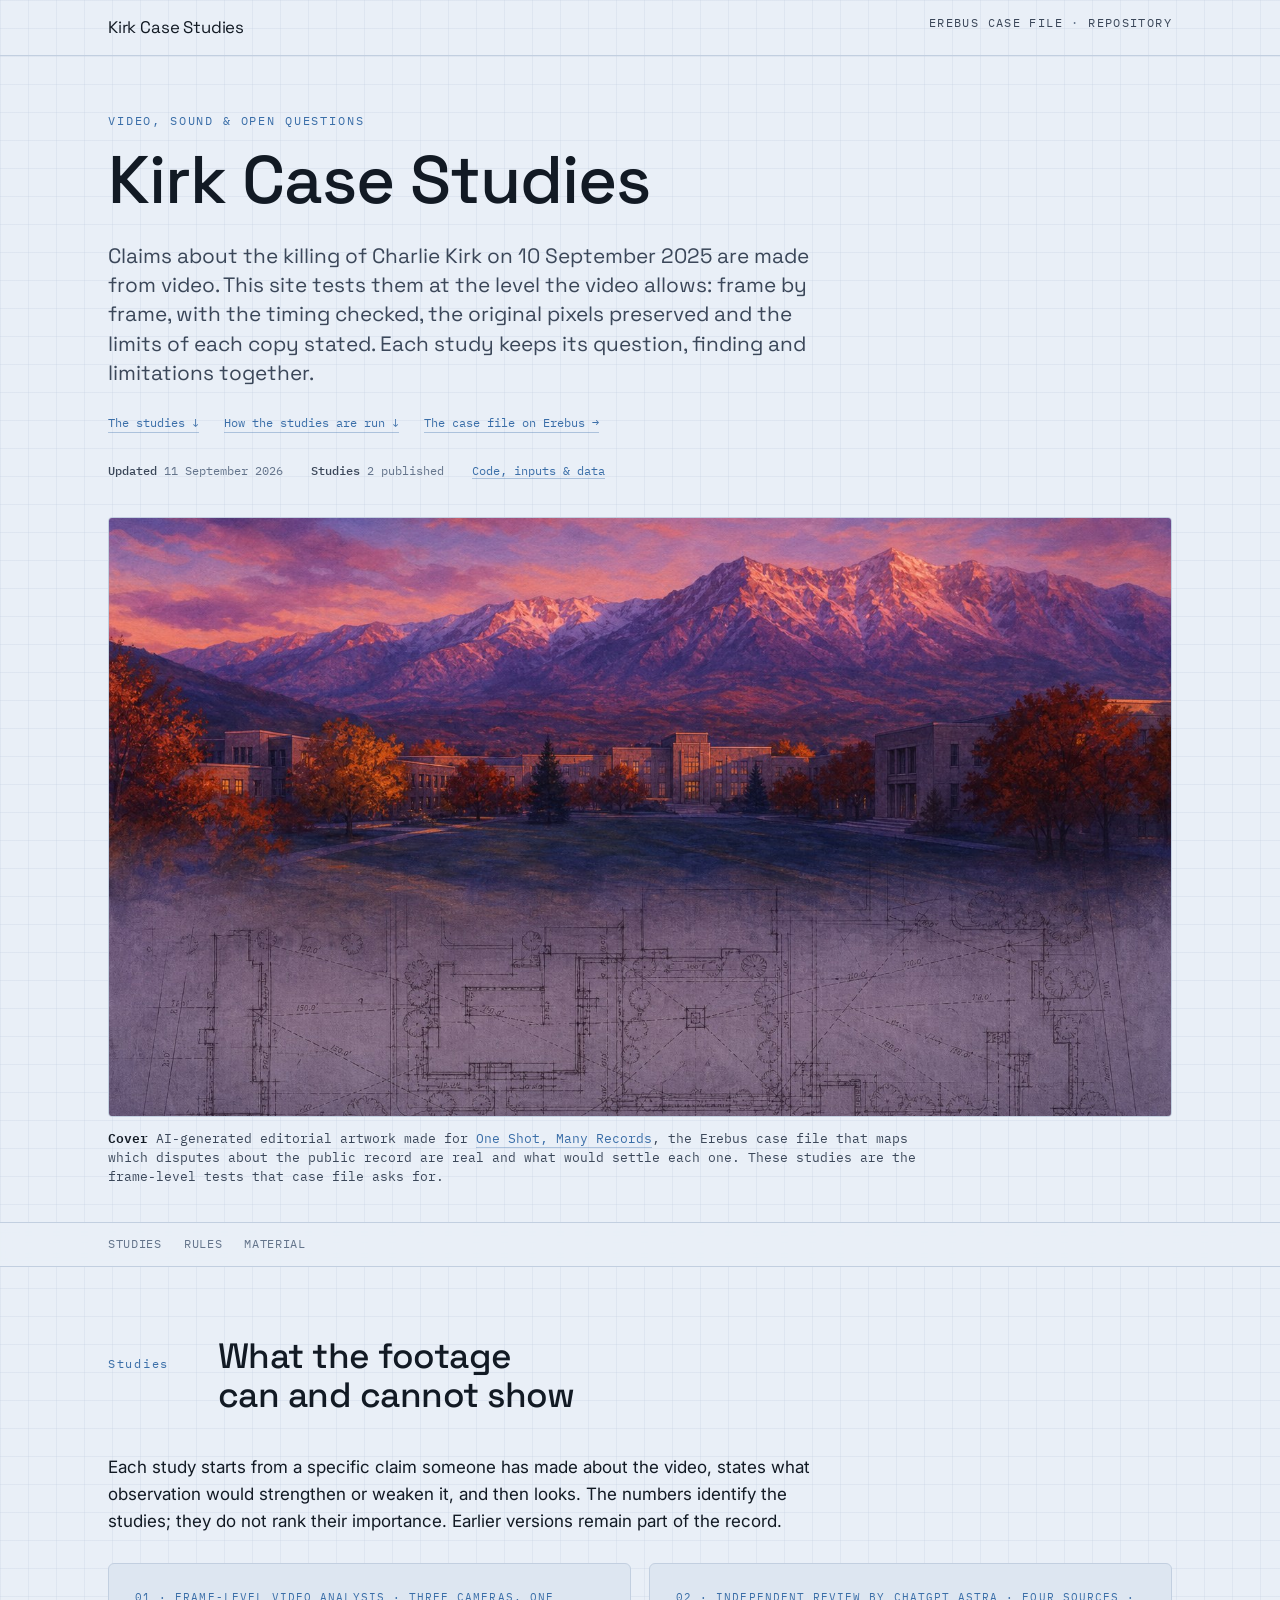
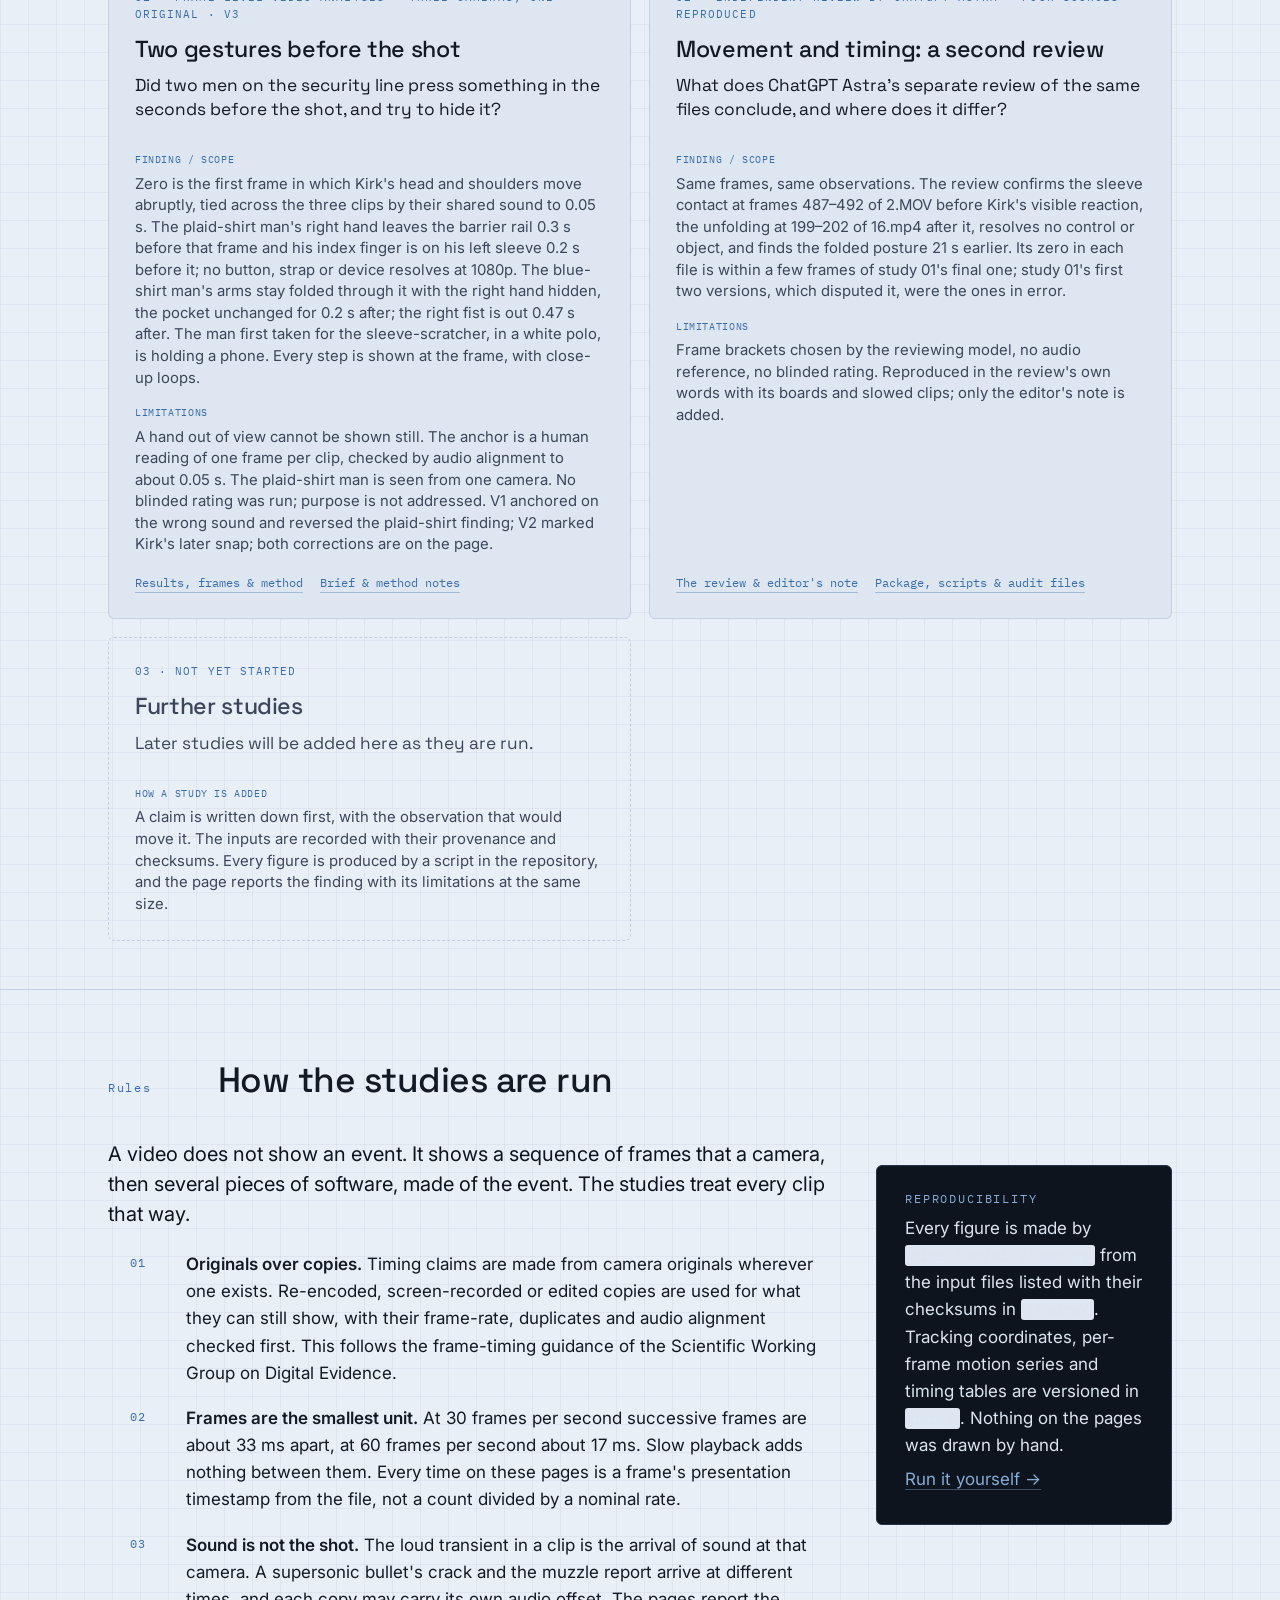
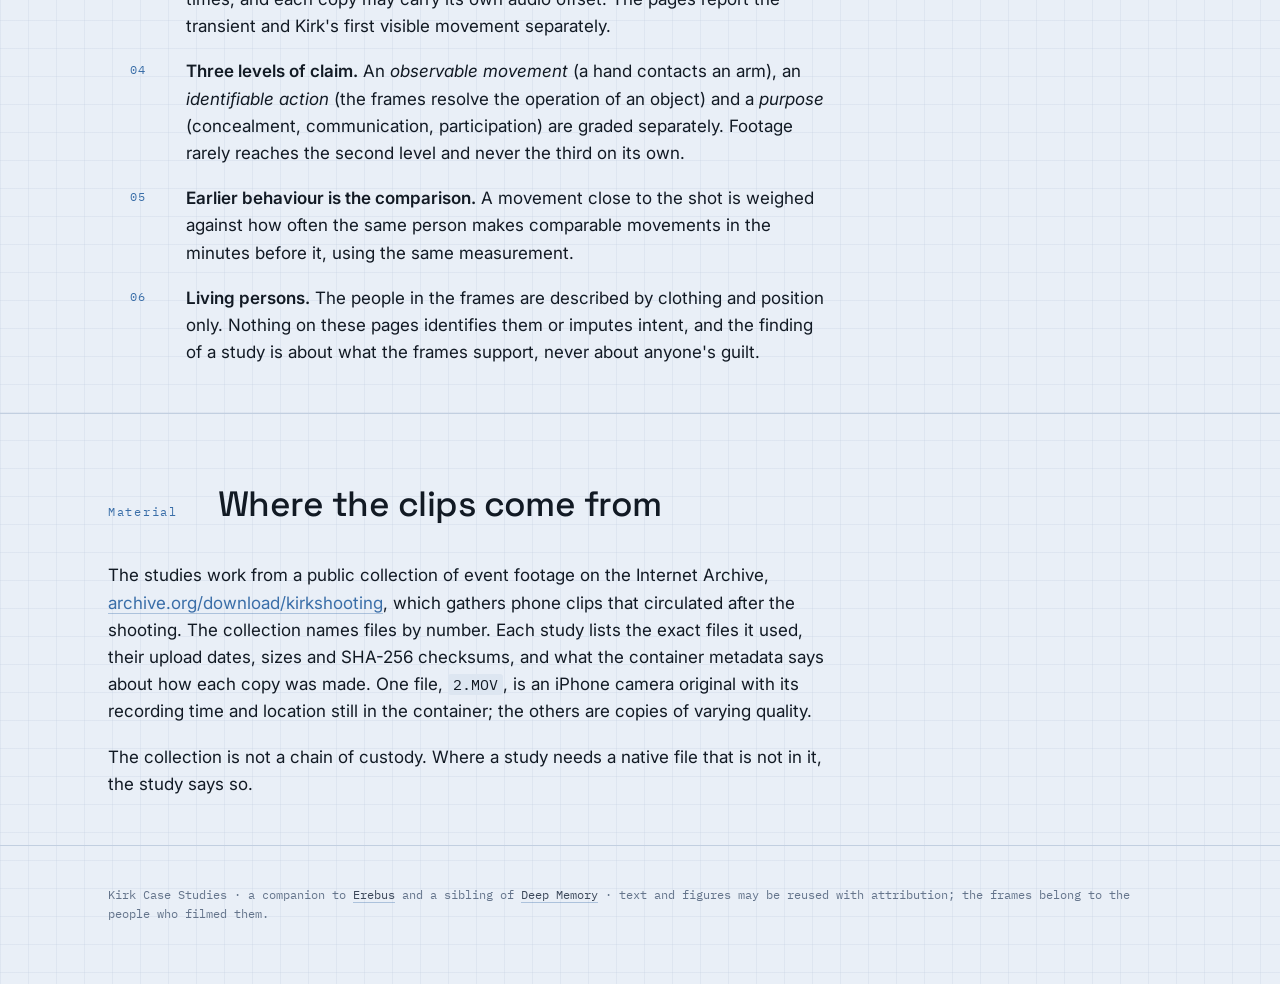
<file: docs/index.html>
<!doctype html>
<html lang="en">
<head>
<meta charset="utf-8">
<meta name="viewport" content="width=device-width, initial-scale=1">
<title>Kirk Case Studies</title>
<meta name="description" content="Frame-level tests of claims made about the killing of Charlie Kirk at Utah Valley University on 10 September 2025. Each study keeps its question, finding and limitations together and grades what the footage supports, never anyone's guilt.">
<link rel="preconnect" href="https://fonts.googleapis.com">
<link rel="preconnect" href="https://fonts.gstatic.com" crossorigin>
<link href="https://fonts.googleapis.com/css2?family=Space+Grotesk:wght@400;500;600&family=Inter:wght@400;500;600&family=IBM+Plex+Mono:wght@400;500&display=swap" rel="stylesheet">
<link rel="stylesheet" href="style.css">
<meta property="og:type" content="website">
<meta property="og:site_name" content="Kirk Case Studies">
<meta property="og:title" content="Kirk Case Studies">
<meta property="og:description" content="Frame-level tests of claims made about the killing of Charlie Kirk, with the evidence, findings and limitations of each kept in view.">
<meta property="og:url" content="https://ejhong.github.io/kirk/">
<meta property="og:image" content="https://ejhong.github.io/kirk/img/cover.jpg">
<meta property="og:image:width" content="1536">
<meta property="og:image:height" content="1024">
<meta name="twitter:card" content="summary_large_image">
</head>
<body>
<a class="skip-link" href="#main">Skip to content</a>
<div class="sitebar"><div class="wrap"><a class="brand" href="index.html">Kirk Case Studies</a><span><a href="https://ejhong.github.io/erebus/cases/kirk-assassination/">Erebus case file</a> · <a href="https://github.com/ejhong/kirk">Repository</a></span></div></div>
<header class="masthead"><div class="wrap">
  <div class="eyebrow">Video, sound &amp; open questions</div>
  <h1 style="margin-top:14px">Kirk Case Studies</h1>
  <p class="deck collection-deck">Claims about the killing of Charlie Kirk on 10 September 2025 are made from video. This site tests them at the level the video allows: frame by frame, with the timing checked, the original pixels preserved and the limits of each copy stated. Each study keeps its question, finding and limitations together.</p>
  <div class="reading-links"><a href="#investigations">The studies ↓</a><a href="#rules">How the studies are run ↓</a><a href="https://ejhong.github.io/erebus/cases/kirk-assassination/">The case file on Erebus →</a></div>
  <div class="meta"><span><b>Updated</b> 11 September 2026</span><span><b>Studies</b> 2 published</span><span><a href="https://github.com/ejhong/kirk">Code, inputs &amp; data</a></span></div>
  <figure class="hero-figure"><div class="frame"><img src="img/cover.jpg" alt="Gouache painting of a university campus in a broad Utah valley at dusk, autumn trees in russet and orange around low buildings, the Wasatch mountains glowing violet-rose with early snow behind; toward the bottom the painting dissolves into a faint hand-drawn plat of courtyard and building footprints in umber ink." width="1536" height="1024"></div><figcaption><b>Cover</b> AI-generated editorial artwork made for <a href="https://ejhong.github.io/erebus/cases/kirk-assassination/">One Shot, Many Records</a>, the Erebus case file that maps which disputes about the public record are real and what would settle each one. These studies are the frame-level tests that case file asks for.</figcaption></figure>
</div></header>
<nav class="toc" aria-label="On this page"><div class="wrap"><ol>
  <li><a href="#investigations">Studies</a></li><li><a href="#rules">Rules</a></li><li><a href="#material">Material</a></li>
</ol></div></nav>
<main id="main">
<section class="part" id="investigations"><div class="wrap">
  <div class="part-head"><div class="n">Studies</div><h2>What the footage can and cannot show</h2></div>
  <div class="prose"><p>Each study starts from a specific claim someone has made about the video, states what observation would strengthen or weaken it, and then looks. The numbers identify the studies; they do not rank their importance. Earlier versions remain part of the record.</p></div>
  <div class="collection-grid">
<article class="investigation" aria-labelledby="study-gestures">
  <div class="eyebrow">01 · Frame-level video analysis · three cameras, one original · V3</div>
  <h3 id="study-gestures"><a href="s1/index.html">Two gestures before the shot</a></h3>
  <p class="question">Did two men on the security line press something in the seconds before the shot, and try to hide it?</p>
  <dl><dt>Finding / scope</dt><dd>Zero is the first frame in which Kirk&#x27;s head and shoulders move abruptly, tied across the three clips by their shared sound to 0.05 s. The plaid-shirt man&#x27;s right hand leaves the barrier rail 0.3 s before that frame and his index finger is on his left sleeve 0.2 s before it; no button, strap or device resolves at 1080p. The blue-shirt man&#x27;s arms stay folded through it with the right hand hidden, the pocket unchanged for 0.2 s after; the right fist is out 0.47 s after. The man first taken for the sleeve-scratcher, in a white polo, is holding a phone. Every step is shown at the frame, with close-up loops.</dd><dt>Limitations</dt><dd>A hand out of view cannot be shown still. The anchor is a human reading of one frame per clip, checked by audio alignment to about 0.05 s. The plaid-shirt man is seen from one camera. No blinded rating was run; purpose is not addressed. V1 anchored on the wrong sound and reversed the plaid-shirt finding; V2 marked Kirk&#x27;s later snap; both corrections are on the page.</dd></dl>
  <div class="versions"><a href="s1/index.html">Results, frames &amp; method</a> <a href="https://github.com/ejhong/kirk/tree/main/research/s1">Brief &amp; method notes</a></div>
</article>
<article class="investigation" aria-labelledby="study-second">
  <div class="eyebrow">02 · Independent review by ChatGPT Astra · four sources · reproduced</div>
  <h3 id="study-second"><a href="s2/index.html">Movement and timing: a second review</a></h3>
  <p class="question">What does ChatGPT Astra&#x27;s separate review of the same files conclude, and where does it differ?</p>
  <dl><dt>Finding / scope</dt><dd>Same frames, same observations. The review confirms the sleeve contact at frames 487–492 of 2.MOV before Kirk&#x27;s visible reaction, the unfolding at 199–202 of 16.mp4 after it, resolves no control or object, and finds the folded posture 21 s earlier. Its zero in each file is within a few frames of study 01&#x27;s final one; study 01&#x27;s first two versions, which disputed it, were the ones in error.</dd><dt>Limitations</dt><dd>Frame brackets chosen by the reviewing model, no audio reference, no blinded rating. Reproduced in the review&#x27;s own words with its boards and slowed clips; only the editor&#x27;s note is added.</dd></dl>
  <div class="versions"><a href="s2/index.html">The review &amp; editor&#x27;s note</a> <a href="https://github.com/ejhong/kirk/tree/main/research/s2/astra-package">Package, scripts &amp; audit files</a></div>
</article>
<article class="investigation planned" aria-labelledby="study-next">
  <div class="eyebrow">03 · Not yet started</div>
  <h3 id="study-next">Further studies</h3>
  <p class="question">Later studies will be added here as they are run.</p>
  <dl><dt>How a study is added</dt><dd>A claim is written down first, with the observation that would move it. The inputs are recorded with their provenance and checksums. Every figure is produced by a script in the repository, and the page reports the finding with its limitations at the same size.</dd></dl>
</article>
  </div>
</div></section>

<section class="part" id="rules"><div class="wrap">
  <div class="part-head"><div class="n">Rules</div><h2>How the studies are run</h2></div>
  <div class="two">
  <div class="prose">
    <p class="lede">A video does not show an event. It shows a sequence of frames that a camera, then several pieces of software, made of the event. The studies treat every clip that way.</p>
    <ol class="steps">
      <li><b>Originals over copies.</b> Timing claims are made from camera originals wherever one exists. Re-encoded, screen-recorded or edited copies are used for what they can still show, with their frame-rate, duplicates and audio alignment checked first. This follows the frame-timing guidance of the Scientific Working Group on Digital Evidence.</li>
      <li><b>Frames are the smallest unit.</b> At 30 frames per second successive frames are about 33 ms apart, at 60 frames per second about 17 ms. Slow playback adds nothing between them. Every time on these pages is a frame&#x27;s presentation timestamp from the file, not a count divided by a nominal rate.</li>
      <li><b>Sound is not the shot.</b> The loud transient in a clip is the arrival of sound at that camera. A supersonic bullet&#x27;s crack and the muzzle report arrive at different times, and each copy may carry its own audio offset. The pages report the transient and Kirk&#x27;s first visible movement separately.</li>
      <li><b>Three levels of claim.</b> An <em>observable movement</em> (a hand contacts an arm), an <em>identifiable action</em> (the frames resolve the operation of an object) and a <em>purpose</em> (concealment, communication, participation) are graded separately. Footage rarely reaches the second level and never the third on its own.</li>
      <li><b>Earlier behaviour is the comparison.</b> A movement close to the shot is weighed against how often the same person makes comparable movements in the minutes before it, using the same measurement.</li>
      <li><b>Living persons.</b> The people in the frames are described by clothing and position only. Nothing on these pages identifies them or imputes intent, and the finding of a study is about what the frames support, never about anyone&#x27;s guilt.</li>
    </ol>
  </div>
  <aside>
    <div class="dossier">
      <div class="eyebrow">Reproducibility</div>
      <p>Every figure is made by <code>pipeline/s1_video.py</code> from the input files listed with their checksums in <code>inputs/</code>. Tracking coordinates, per-frame motion series and timing tables are versioned in <code>data/</code>. Nothing on the pages was drawn by hand.</p>
      <p><a href="https://github.com/ejhong/kirk#readme">Run it yourself →</a></p>
    </div>
  </aside>
  </div>
</div></section>

<section class="part" id="material"><div class="wrap">
  <div class="part-head"><div class="n">Material</div><h2>Where the clips come from</h2></div>
  <div class="prose">
    <p>The studies work from a public collection of event footage on the Internet Archive, <a href="https://archive.org/download/kirkshooting">archive.org/download/kirkshooting</a>, which gathers phone clips that circulated after the shooting. The collection names files by number. Each study lists the exact files it used, their upload dates, sizes and SHA-256 checksums, and what the container metadata says about how each copy was made. One file, <code>2.MOV</code>, is an iPhone camera original with its recording time and location still in the container; the others are copies of varying quality.</p>
    <p>The collection is not a chain of custody. Where a study needs a native file that is not in it, the study says so.</p>
  </div>
</div></section>
</main>
<footer><div class="wrap">Kirk Case Studies · a companion to <a href="https://ejhong.github.io/erebus/">Erebus</a> and a sibling of <a href="https://ejhong.github.io/birdmen/">Deep Memory</a> · text and figures may be reused with attribution; the frames belong to the people who filmed them.</div></footer>
</body>
</html>
</file>
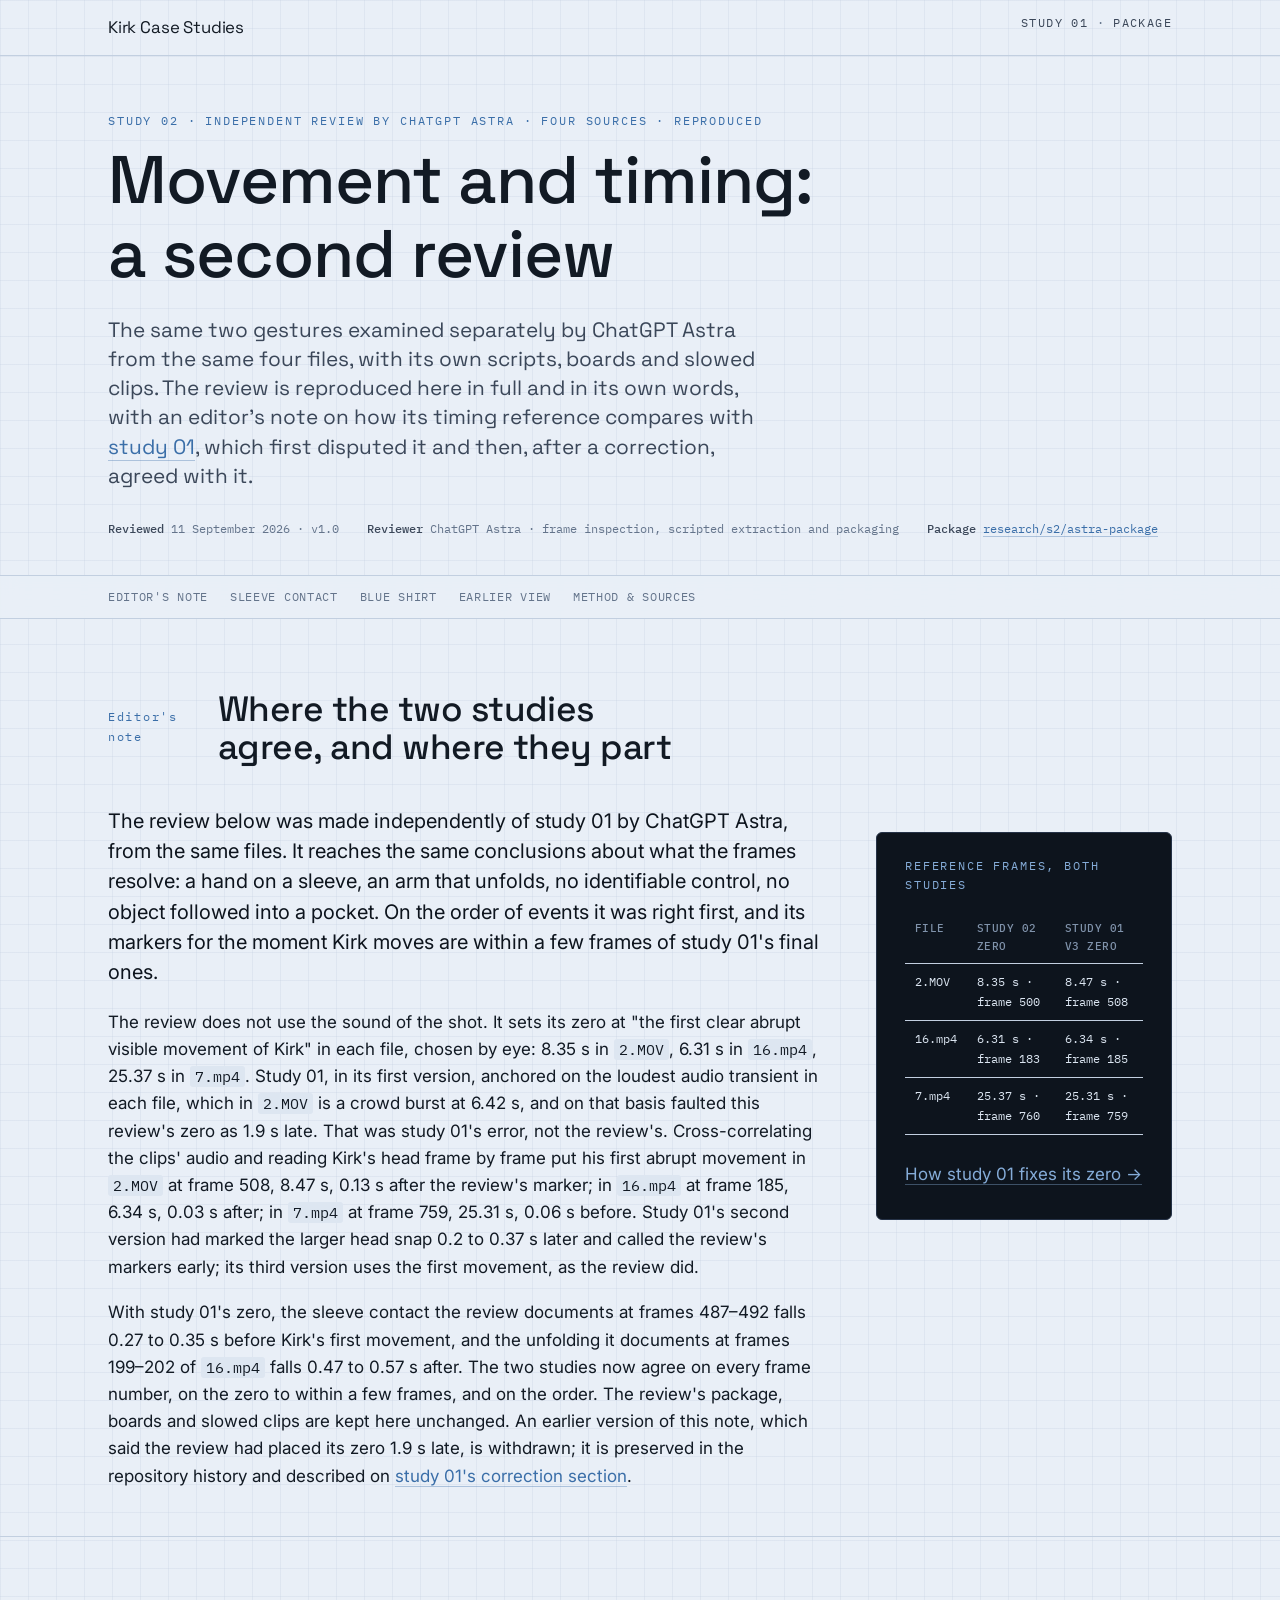
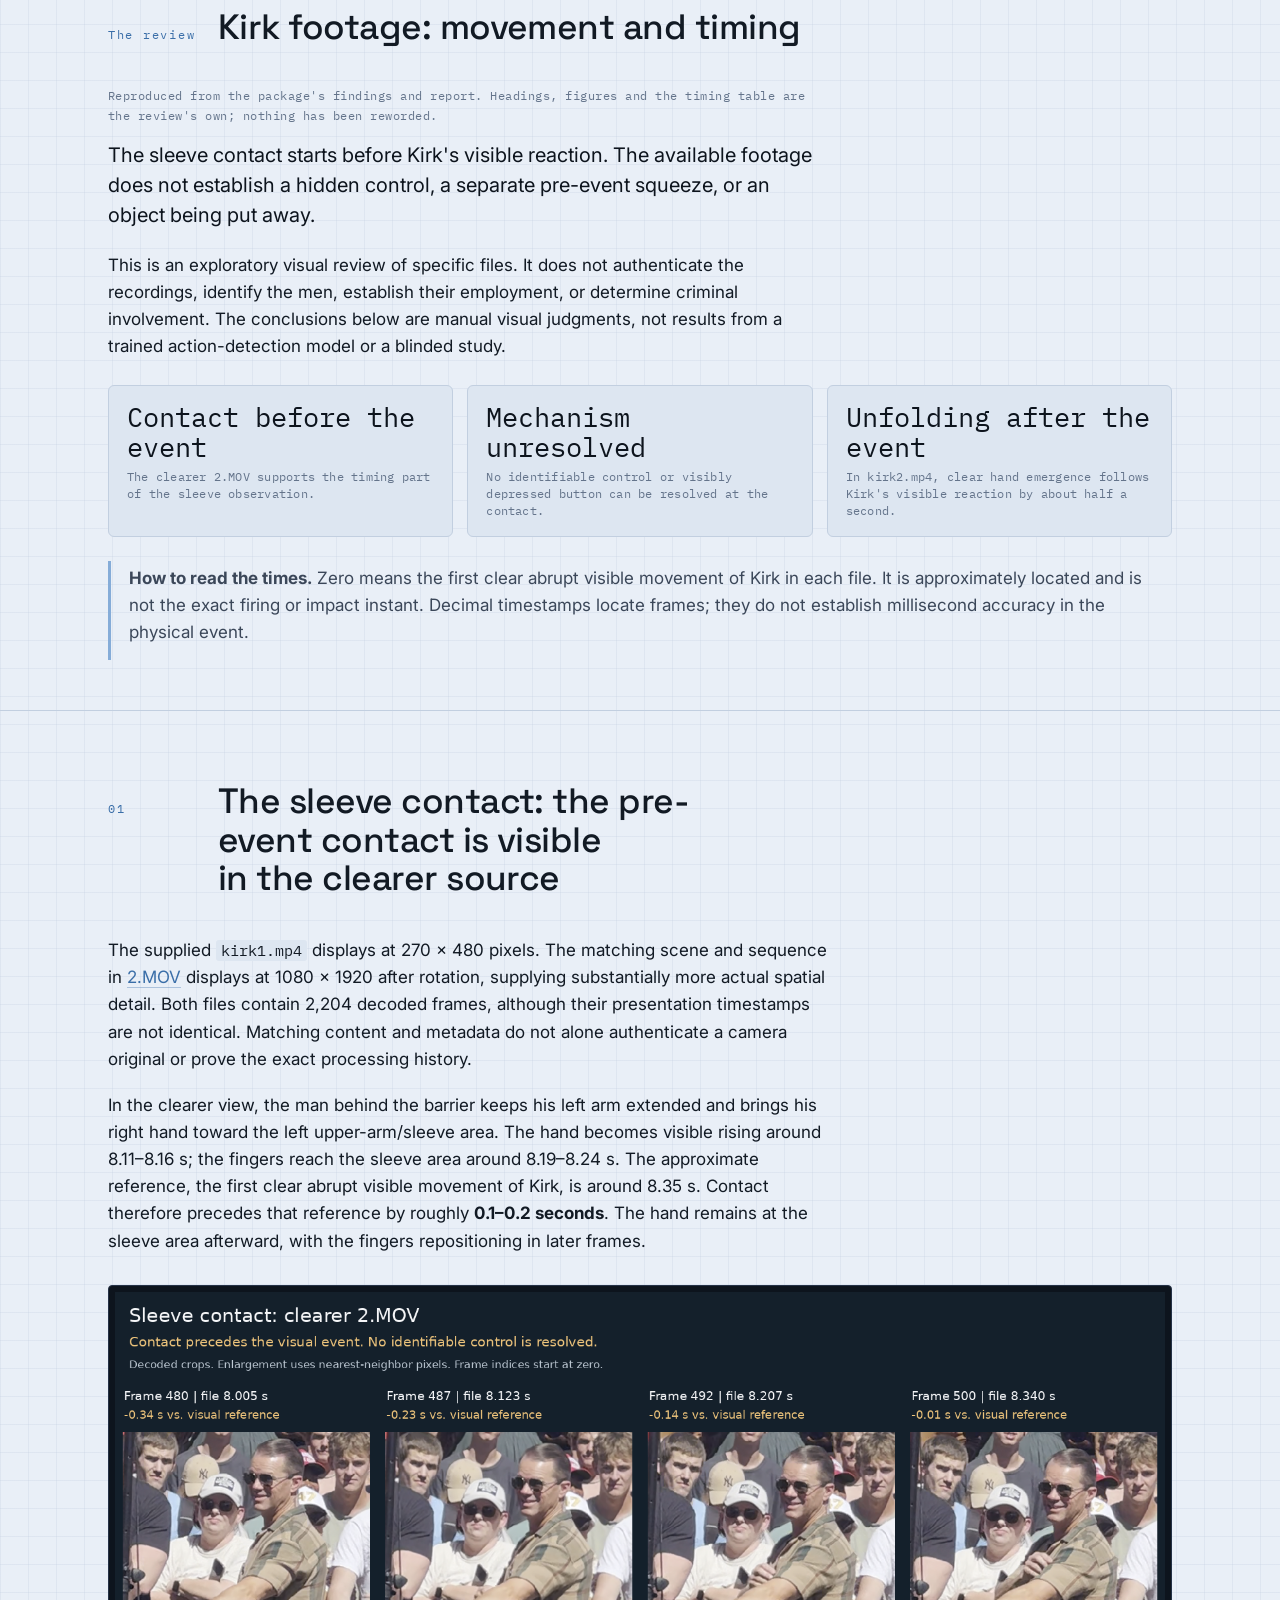
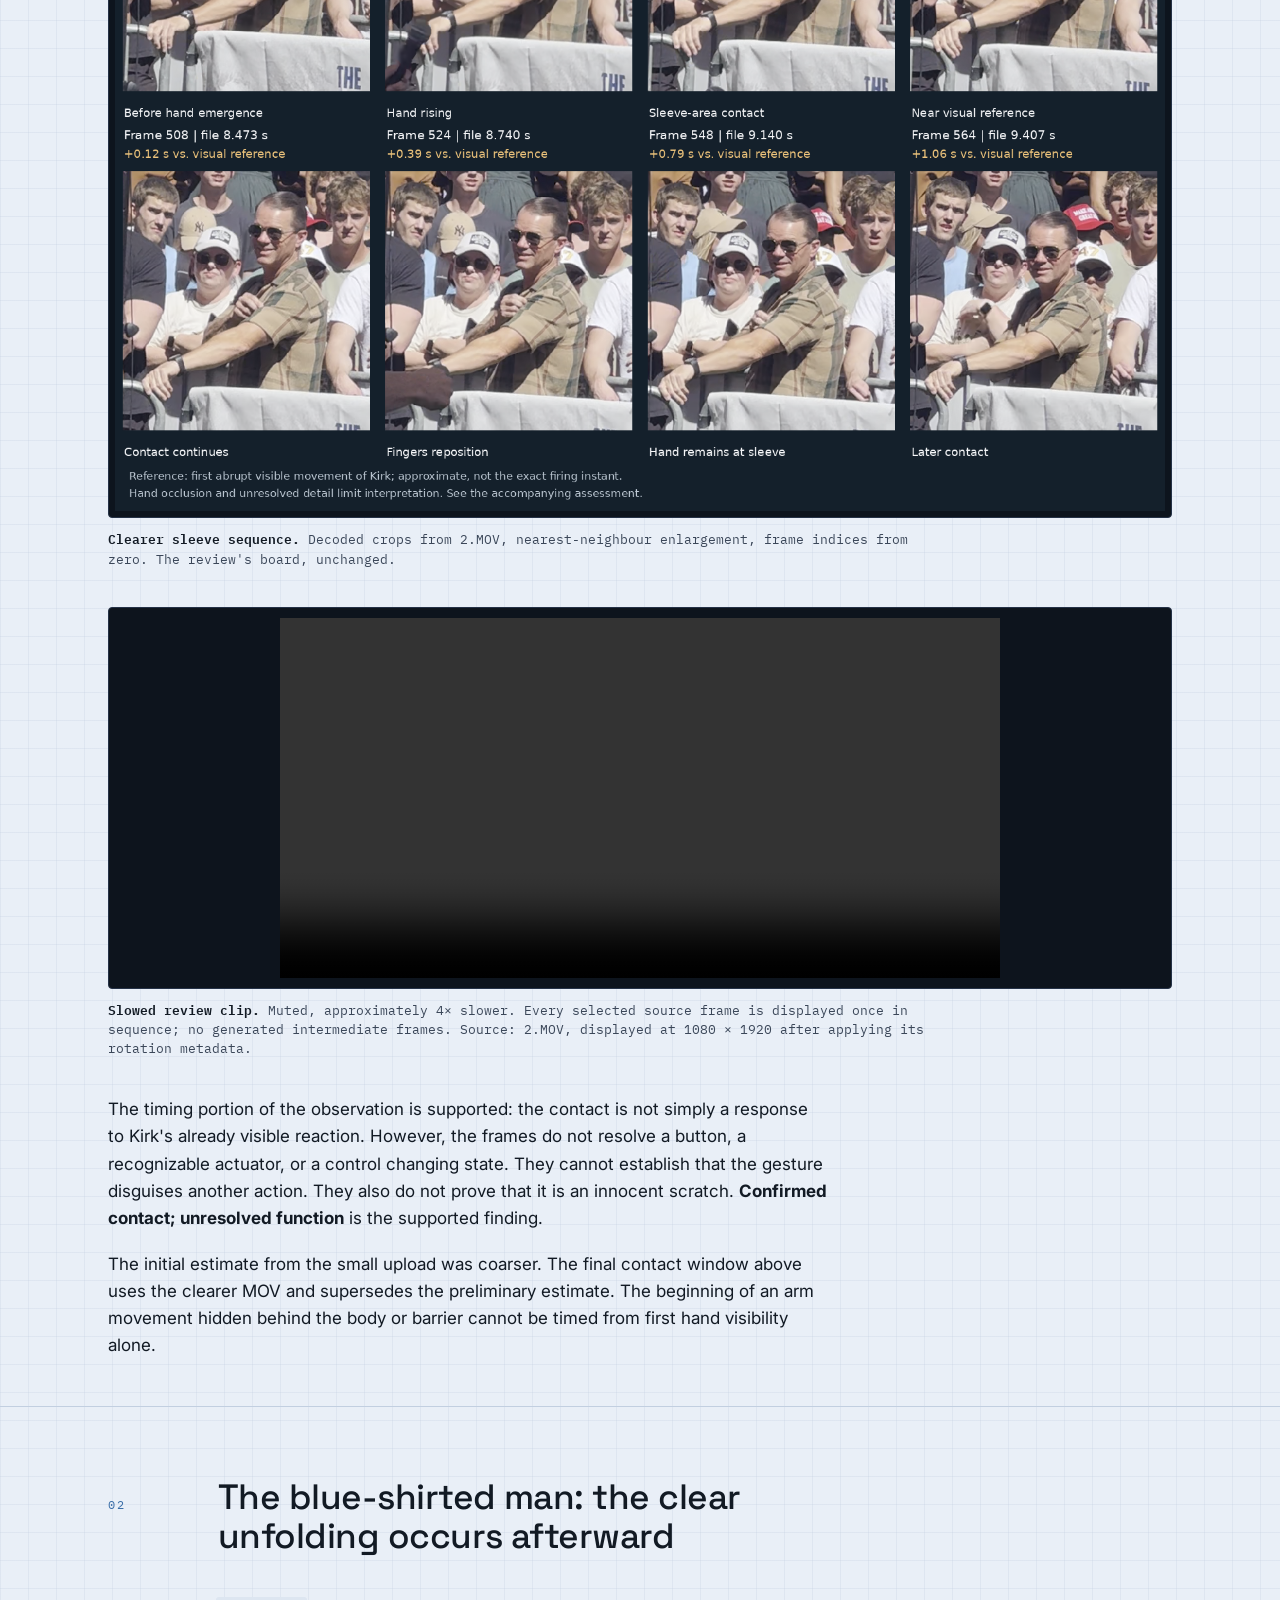
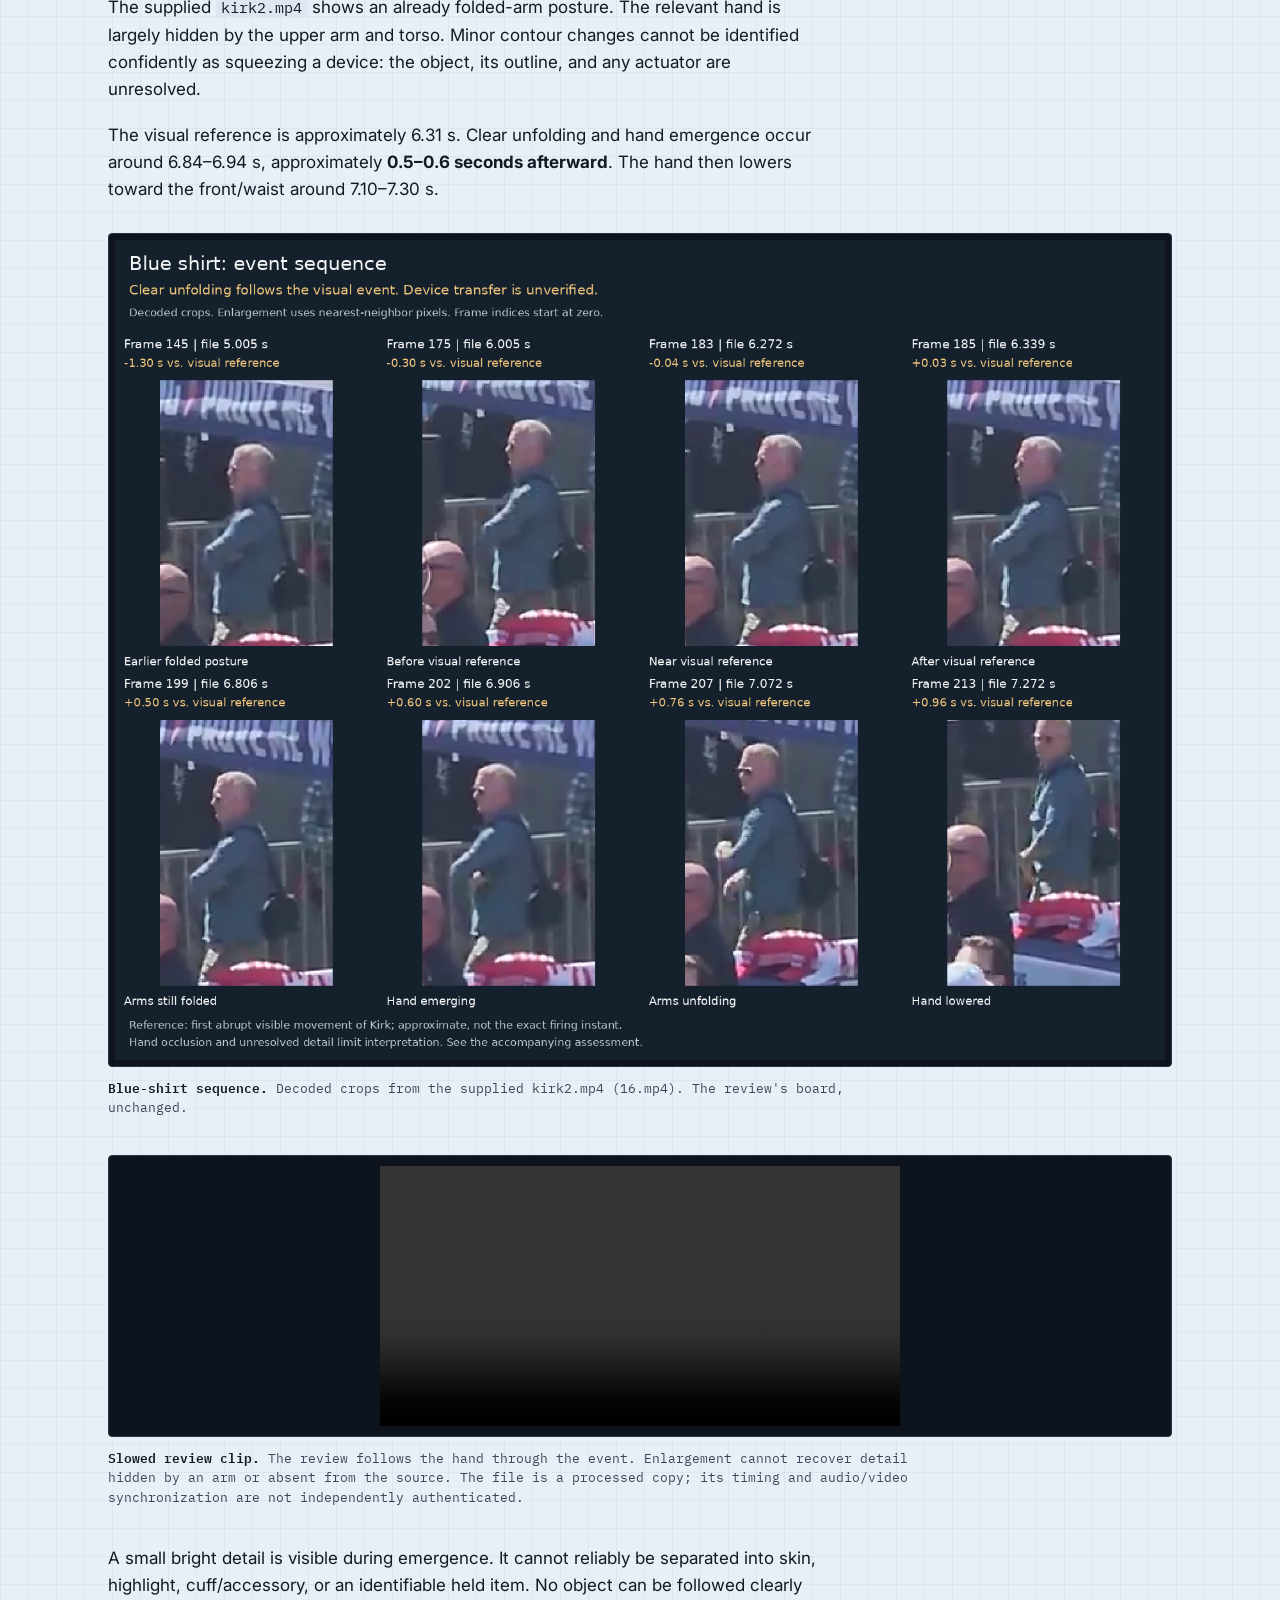
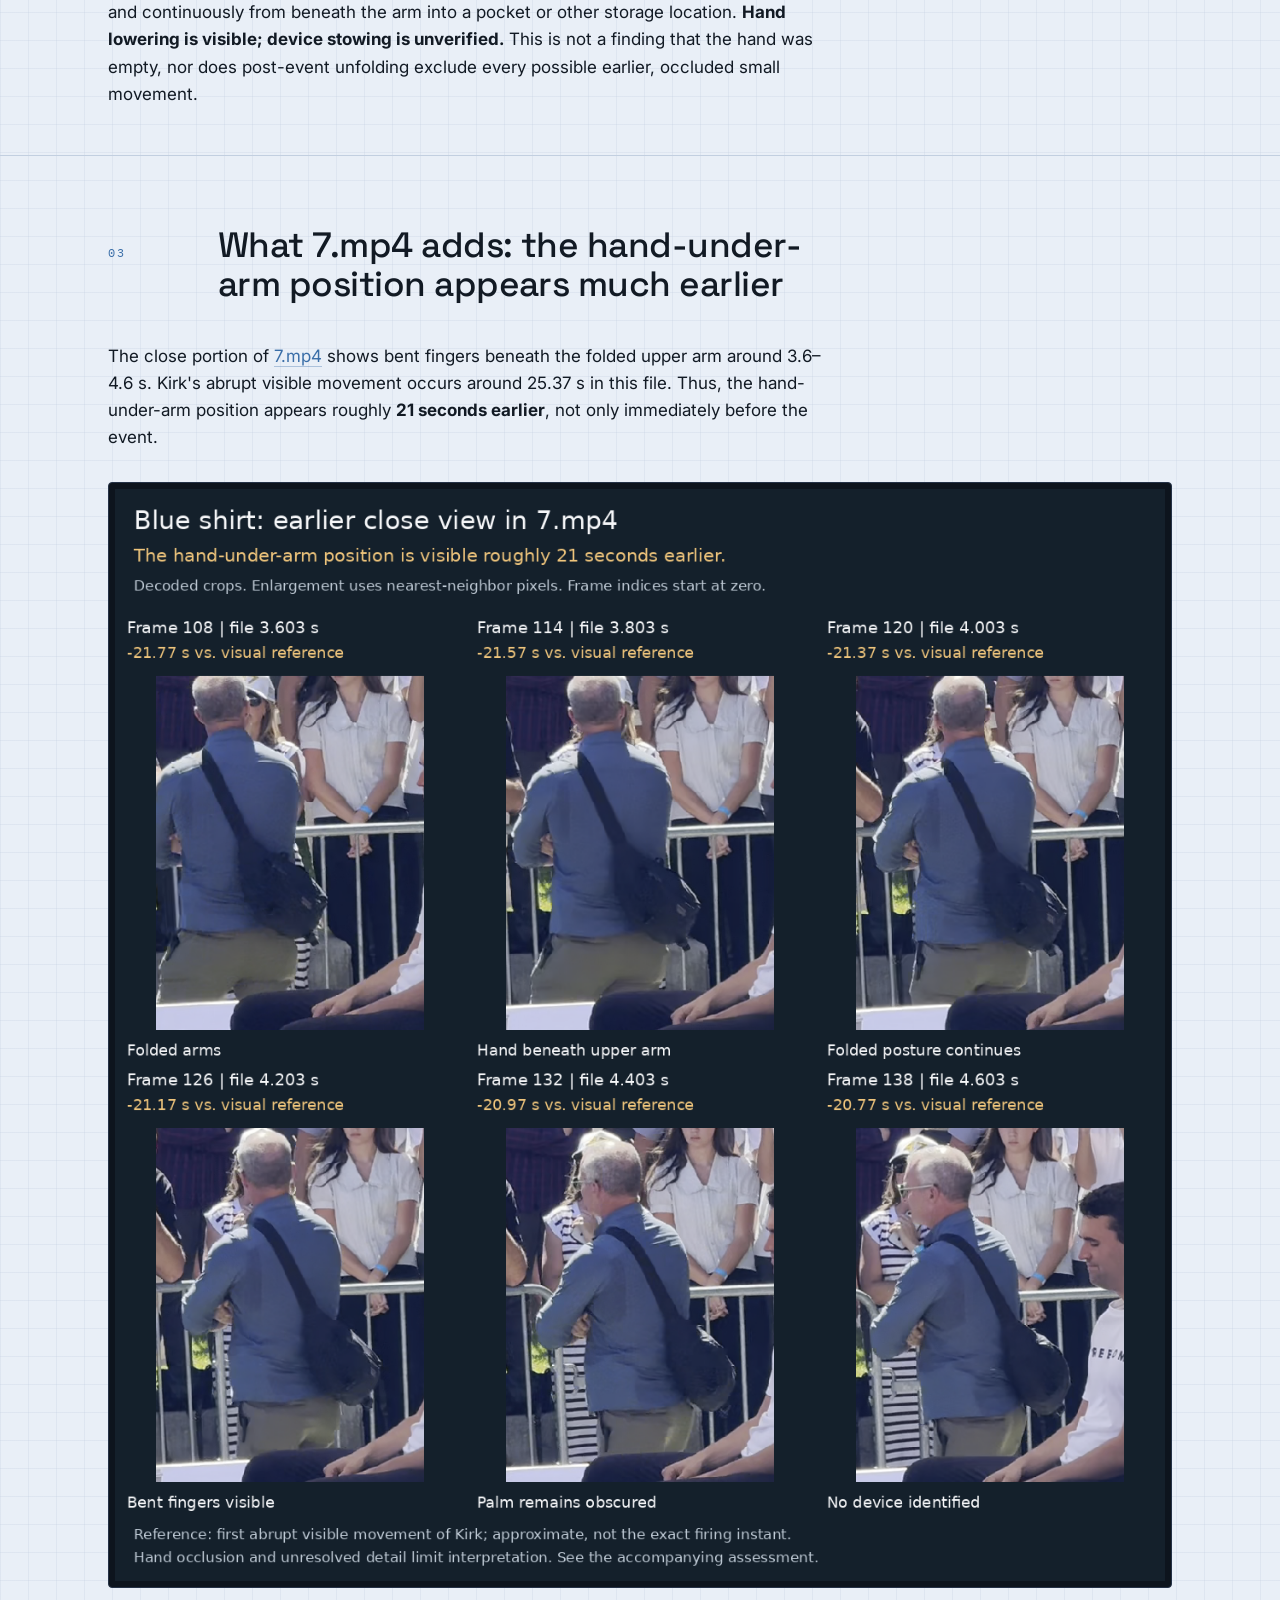
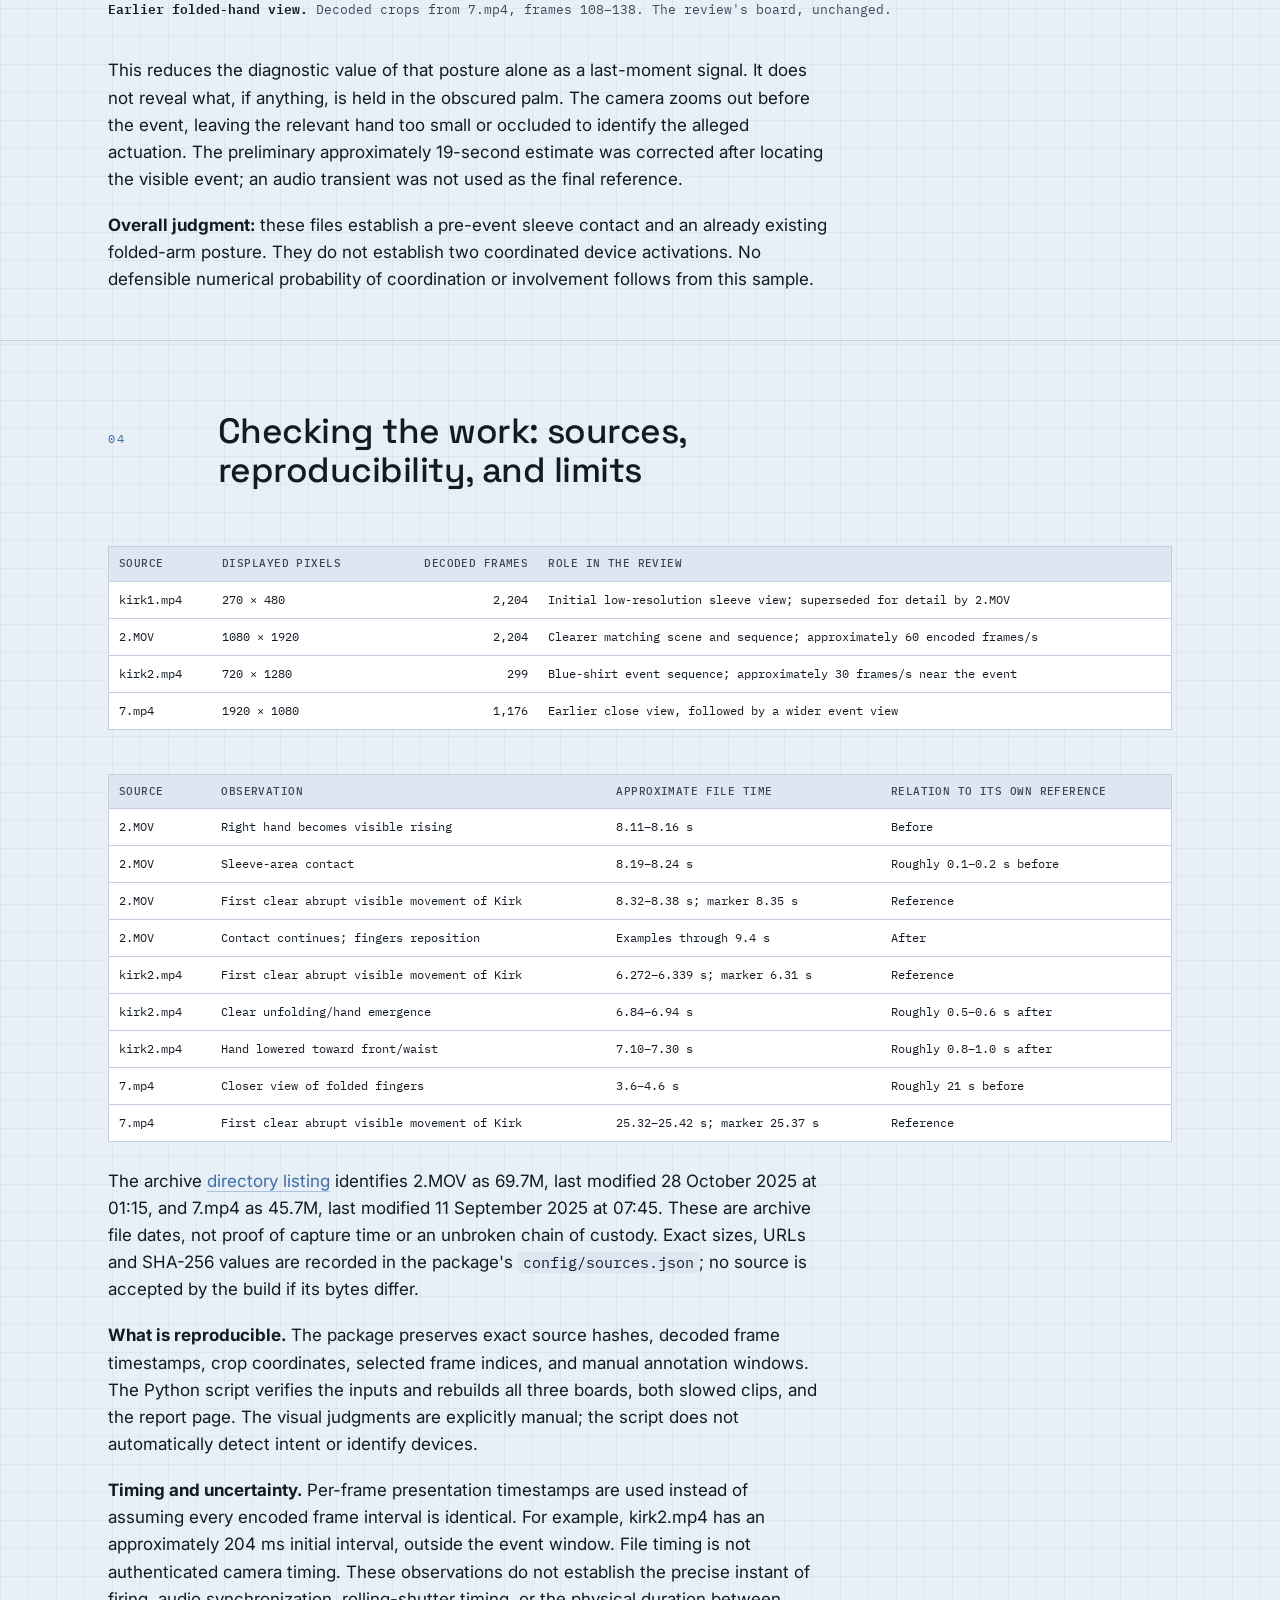
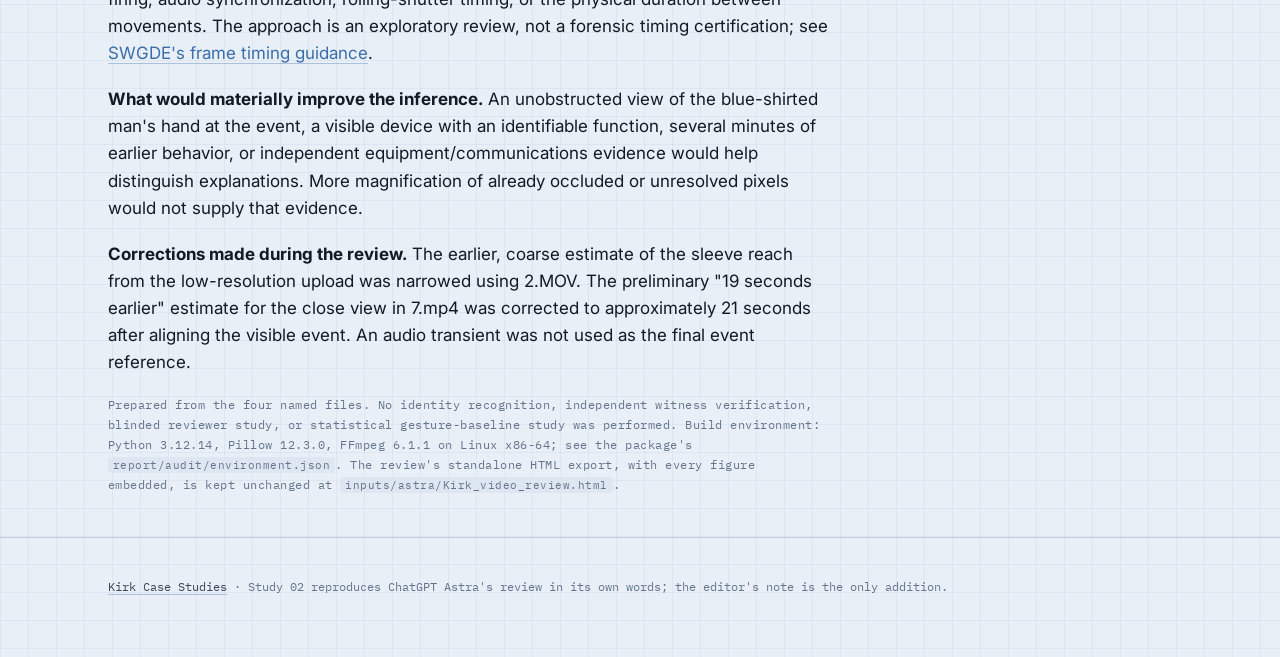
<file: docs/s2/index.html>
<!doctype html>
<html lang="en">
<head>
<meta charset="utf-8">
<meta name="viewport" content="width=device-width, initial-scale=1">
<title>Movement and timing · a second review</title>
<meta name="description" content="Study 02: an independent four-source visual review of the same two gestures by ChatGPT Astra, reproduced here in full with an editor's note on how its timing reference compares with study 01.">
<link rel="preconnect" href="https://fonts.googleapis.com">
<link rel="preconnect" href="https://fonts.gstatic.com" crossorigin>
<link href="https://fonts.googleapis.com/css2?family=Space+Grotesk:wght@400;500;600&family=Inter:wght@400;500;600&family=IBM+Plex+Mono:wght@400;500&display=swap" rel="stylesheet">
<link rel="stylesheet" href="../style.css">
</head>
<body>
<a class="skip-link" href="#main">Skip to content</a>
<div class="sitebar"><div class="wrap"><a class="brand" href="../index.html">Kirk Case Studies</a><span><a href="../s1/index.html">Study 01</a> · <a href="https://github.com/ejhong/kirk/tree/main/research/s2">Package</a></span></div></div>
<header class="masthead"><div class="wrap">
  <div class="eyebrow">Study 02 · Independent review by ChatGPT Astra · four sources · reproduced</div>
  <h1 style="margin-top:14px">Movement and timing: a second review</h1>
  <p class="deck">The same two gestures examined separately by ChatGPT Astra from the same four files, with its own scripts, boards and slowed clips. The review is reproduced here in full and in its own words, with an editor's note on how its timing reference compares with <a href="../s1/index.html">study 01</a>, which first disputed it and then, after a correction, agreed with it.</p>
  <div class="meta"><span><b>Reviewed</b> 11 September 2026 · v1.0</span><span><b>Reviewer</b> ChatGPT Astra · frame inspection, scripted extraction and packaging</span><span><b>Package</b> <a href="https://github.com/ejhong/kirk/tree/main/research/s2/astra-package">research/s2/astra-package</a></span></div>
</div></header>
<nav class="toc" aria-label="On this page"><div class="wrap"><ol>
  <li><a href="#note">Editor's note</a></li><li><a href="#sleeve">Sleeve contact</a></li><li><a href="#blue">Blue shirt</a></li><li><a href="#earlier">Earlier view</a></li><li><a href="#method">Method &amp; sources</a></li>
</ol></div></nav>
<main id="main">

<section class="part" id="note"><div class="wrap">
  <div class="part-head"><div class="n">Editor's note</div><h2>Where the two studies agree, and where they part</h2></div>
  <div class="two">
  <div class="prose">
    <p class="lede">The review below was made independently of study 01 by ChatGPT Astra, from the same files. It reaches the same conclusions about what the frames resolve: a hand on a sleeve, an arm that unfolds, no identifiable control, no object followed into a pocket. On the order of events it was right first, and its markers for the moment Kirk moves are within a few frames of study 01's final ones.</p>
    <p>The review does not use the sound of the shot. It sets its zero at "the first clear abrupt visible movement of Kirk" in each file, chosen by eye: 8.35 s in <code>2.MOV</code>, 6.31 s in <code>16.mp4</code>, 25.37 s in <code>7.mp4</code>. Study 01, in its first version, anchored on the loudest audio transient in each file, which in <code>2.MOV</code> is a crowd burst at 6.42 s, and on that basis faulted this review's zero as 1.9 s late. That was study 01's error, not the review's. Cross-correlating the clips' audio and reading Kirk's head frame by frame put his first abrupt movement in <code>2.MOV</code> at frame 508, 8.47 s, 0.13 s after the review's marker; in <code>16.mp4</code> at frame 185, 6.34 s, 0.03 s after; in <code>7.mp4</code> at frame 759, 25.31 s, 0.06 s before. Study 01's second version had marked the larger head snap 0.2 to 0.37 s later and called the review's markers early; its third version uses the first movement, as the review did.</p>
    <p>With study 01's zero, the sleeve contact the review documents at frames 487–492 falls 0.27 to 0.35 s before Kirk's first movement, and the unfolding it documents at frames 199–202 of <code>16.mp4</code> falls 0.47 to 0.57 s after. The two studies now agree on every frame number, on the zero to within a few frames, and on the order. The review's package, boards and slowed clips are kept here unchanged. An earlier version of this note, which said the review had placed its zero 1.9 s late, is withdrawn; it is preserved in the repository history and described on <a href="../s1/index.html#correction">study 01's correction section</a>.</p>
  </div>
  <aside>
    <div class="dossier">
      <div class="eyebrow">Reference frames, both studies</div>
      <table style="background:transparent;border:0;color:var(--dossier-text)">
        <tr><th style="background:transparent;color:var(--dossier-faint)">File</th><th style="background:transparent;color:var(--dossier-faint)">Study 02 zero</th><th style="background:transparent;color:var(--dossier-faint)">Study 01 V3 zero</th></tr>
        <tr><td>2.MOV</td><td>8.35 s · frame 500</td><td>8.47 s · frame 508</td></tr>
        <tr><td>16.mp4</td><td>6.31 s · frame 183</td><td>6.34 s · frame 185</td></tr>
        <tr><td>7.mp4</td><td>25.37 s · frame 760</td><td>25.31 s · frame 759</td></tr>
      </table>
      <p style="margin-top:12px"><a href="../s1/index.html#timezero">How study 01 fixes its zero →</a></p>
    </div>
  </aside>
  </div>
</div></section>

<section class="part" id="summary"><div class="wrap">
  <div class="part-head"><div class="n">The review</div><h2>Kirk footage: movement and timing</h2></div>
  <div class="prose">
    <p class="kicker">Reproduced from the package's findings and report. Headings, figures and the timing table are the review's own; nothing has been reworded.</p>
    <p class="lede">The sleeve contact starts before Kirk's visible reaction. The available footage does not establish a hidden control, a separate pre-event squeeze, or an object being put away.</p>
    <p>This is an exploratory visual review of specific files. It does not authenticate the recordings, identify the men, establish their employment, or determine criminal involvement. The conclusions below are manual visual judgments, not results from a trained action-detection model or a blinded study.</p>
  </div>
  <div class="stats">
    <div class="stat"><div class="num">Contact before the event</div><div class="lbl">The clearer 2.MOV supports the timing part of the sleeve observation.</div></div>
    <div class="stat"><div class="num">Mechanism unresolved</div><div class="lbl">No identifiable control or visibly depressed button can be resolved at the contact.</div></div>
    <div class="stat"><div class="num">Unfolding after the event</div><div class="lbl">In kirk2.mp4, clear hand emergence follows Kirk's visible reaction by about half a second.</div></div>
  </div>
  <div class="note"><p><b>How to read the times.</b> Zero means the first clear abrupt visible movement of Kirk in each file. It is approximately located and is not the exact firing or impact instant. Decimal timestamps locate frames; they do not establish millisecond accuracy in the physical event.</p></div>
</div></section>

<section class="part" id="sleeve"><div class="wrap">
  <div class="part-head"><div class="n">01</div><h2>The sleeve contact: the pre-event contact is visible in the clearer source</h2></div>
  <div class="prose">
    <p>The supplied <code>kirk1.mp4</code> displays at 270 × 480 pixels. The matching scene and sequence in <a href="https://archive.org/download/kirkshooting/2.MOV">2.MOV</a> displays at 1080 × 1920 after rotation, supplying substantially more actual spatial detail. Both files contain 2,204 decoded frames, although their presentation timestamps are not identical. Matching content and metadata do not alone authenticate a camera original or prove the exact processing history.</p>
    <p>In the clearer view, the man behind the barrier keeps his left arm extended and brings his right hand toward the left upper-arm/sleeve area. The hand becomes visible rising around 8.11–8.16 s; the fingers reach the sleeve area around 8.19–8.24 s. The approximate reference, the first clear abrupt visible movement of Kirk, is around 8.35 s. Contact therefore precedes that reference by roughly <b>0.1–0.2 seconds</b>. The hand remains at the sleeve area afterward, with the fingers repositioning in later frames.</p>
  </div>
  <figure class="strip"><div class="frame dark"><img src="img/sleeve_annotated.png" alt="Board of eight crops from 2.MOV, frames 480 to 564, showing the plaid-shirt man's right hand rising to his left upper arm and staying there" loading="lazy"></div><figcaption><b>Clearer sleeve sequence.</b> Decoded crops from 2.MOV, nearest-neighbour enlargement, frame indices from zero. The review's board, unchanged.</figcaption></figure>
  <figure><div class="frame dark"><video controls muted loop playsinline preload="metadata" src="img/sleeve_slow_review.mp4" style="width:100%;max-width:720px;display:block;margin:0 auto"></video></div><figcaption><b>Slowed review clip.</b> Muted, approximately 4× slower. Every selected source frame is displayed once in sequence; no generated intermediate frames. Source: 2.MOV, displayed at 1080 × 1920 after applying its rotation metadata.</figcaption></figure>
  <div class="prose">
    <p>The timing portion of the observation is supported: the contact is not simply a response to Kirk's already visible reaction. However, the frames do not resolve a button, a recognizable actuator, or a control changing state. They cannot establish that the gesture disguises another action. They also do not prove that it is an innocent scratch. <b>Confirmed contact; unresolved function</b> is the supported finding.</p>
    <p>The initial estimate from the small upload was coarser. The final contact window above uses the clearer MOV and supersedes the preliminary estimate. The beginning of an arm movement hidden behind the body or barrier cannot be timed from first hand visibility alone.</p>
  </div>
</div></section>

<section class="part" id="blue"><div class="wrap">
  <div class="part-head"><div class="n">02</div><h2>The blue-shirted man: the clear unfolding occurs afterward</h2></div>
  <div class="prose">
    <p>The supplied <code>kirk2.mp4</code> shows an already folded-arm posture. The relevant hand is largely hidden by the upper arm and torso. Minor contour changes cannot be identified confidently as squeezing a device: the object, its outline, and any actuator are unresolved.</p>
    <p>The visual reference is approximately 6.31 s. Clear unfolding and hand emergence occur around 6.84–6.94 s, approximately <b>0.5–0.6 seconds afterward</b>. The hand then lowers toward the front/waist around 7.10–7.30 s.</p>
  </div>
  <figure class="strip"><div class="frame dark"><img src="img/blue_annotated.png" alt="Board of eight crops from 16.mp4, frames 145 to 213, showing the blue-shirt man with folded arms, then unfolding and lowering his hand" loading="lazy"></div><figcaption><b>Blue-shirt sequence.</b> Decoded crops from the supplied kirk2.mp4 (16.mp4). The review's board, unchanged.</figcaption></figure>
  <figure><div class="frame dark"><video controls muted loop playsinline preload="metadata" src="img/blue_slow_review.mp4" style="width:100%;max-width:520px;display:block;margin:0 auto"></video></div><figcaption><b>Slowed review clip.</b> The review follows the hand through the event. Enlargement cannot recover detail hidden by an arm or absent from the source. The file is a processed copy; its timing and audio/video synchronization are not independently authenticated.</figcaption></figure>
  <div class="prose">
    <p>A small bright detail is visible during emergence. It cannot reliably be separated into skin, highlight, cuff/accessory, or an identifiable held item. No object can be followed clearly and continuously from beneath the arm into a pocket or other storage location. <b>Hand lowering is visible; device stowing is unverified.</b> This is not a finding that the hand was empty, nor does post-event unfolding exclude every possible earlier, occluded small movement.</p>
  </div>
</div></section>

<section class="part" id="earlier"><div class="wrap">
  <div class="part-head"><div class="n">03</div><h2>What 7.mp4 adds: the hand-under-arm position appears much earlier</h2></div>
  <div class="prose">
    <p>The close portion of <a href="https://archive.org/download/kirkshooting/7.mp4">7.mp4</a> shows bent fingers beneath the folded upper arm around 3.6–4.6 s. Kirk's abrupt visible movement occurs around 25.37 s in this file. Thus, the hand-under-arm position appears roughly <b>21 seconds earlier</b>, not only immediately before the event.</p>
  </div>
  <figure class="strip"><div class="frame dark"><img src="img/blue_context_annotated.png" alt="Board of six crops from the close-up portion of 7.mp4, frames 108 to 138, showing the blue-shirt man's folded arms with bent fingers visible beneath the upper arm" loading="lazy"></div><figcaption><b>Earlier folded-hand view.</b> Decoded crops from 7.mp4, frames 108–138. The review's board, unchanged.</figcaption></figure>
  <div class="prose">
    <p>This reduces the diagnostic value of that posture alone as a last-moment signal. It does not reveal what, if anything, is held in the obscured palm. The camera zooms out before the event, leaving the relevant hand too small or occluded to identify the alleged actuation. The preliminary approximately 19-second estimate was corrected after locating the visible event; an audio transient was not used as the final reference.</p>
    <p><b>Overall judgment:</b> these files establish a pre-event sleeve contact and an already existing folded-arm posture. They do not establish two coordinated device activations. No defensible numerical probability of coordination or involvement follows from this sample.</p>
  </div>
</div></section>

<section class="part" id="method"><div class="wrap">
  <div class="part-head"><div class="n">04</div><h2>Checking the work: sources, reproducibility, and limits</h2></div>
  <div class="table-wrap"><table>
    <tr><th>Source</th><th>Displayed pixels</th><th class="num">Decoded frames</th><th>Role in the review</th></tr>
    <tr><td>kirk1.mp4</td><td>270 × 480</td><td class="num">2,204</td><td>Initial low-resolution sleeve view; superseded for detail by 2.MOV</td></tr>
    <tr><td>2.MOV</td><td>1080 × 1920</td><td class="num">2,204</td><td>Clearer matching scene and sequence; approximately 60 encoded frames/s</td></tr>
    <tr><td>kirk2.mp4</td><td>720 × 1280</td><td class="num">299</td><td>Blue-shirt event sequence; approximately 30 frames/s near the event</td></tr>
    <tr><td>7.mp4</td><td>1920 × 1080</td><td class="num">1,176</td><td>Earlier close view, followed by a wider event view</td></tr>
  </table></div>
  <div class="table-wrap"><table>
    <tr><th>Source</th><th>Observation</th><th>Approximate file time</th><th>Relation to its own reference</th></tr>
    <tr><td>2.MOV</td><td>Right hand becomes visible rising</td><td>8.11–8.16 s</td><td>Before</td></tr>
    <tr><td>2.MOV</td><td>Sleeve-area contact</td><td>8.19–8.24 s</td><td>Roughly 0.1–0.2 s before</td></tr>
    <tr><td>2.MOV</td><td>First clear abrupt visible movement of Kirk</td><td>8.32–8.38 s; marker 8.35 s</td><td>Reference</td></tr>
    <tr><td>2.MOV</td><td>Contact continues; fingers reposition</td><td>Examples through 9.4 s</td><td>After</td></tr>
    <tr><td>kirk2.mp4</td><td>First clear abrupt visible movement of Kirk</td><td>6.272–6.339 s; marker 6.31 s</td><td>Reference</td></tr>
    <tr><td>kirk2.mp4</td><td>Clear unfolding/hand emergence</td><td>6.84–6.94 s</td><td>Roughly 0.5–0.6 s after</td></tr>
    <tr><td>kirk2.mp4</td><td>Hand lowered toward front/waist</td><td>7.10–7.30 s</td><td>Roughly 0.8–1.0 s after</td></tr>
    <tr><td>7.mp4</td><td>Closer view of folded fingers</td><td>3.6–4.6 s</td><td>Roughly 21 s before</td></tr>
    <tr><td>7.mp4</td><td>First clear abrupt visible movement of Kirk</td><td>25.32–25.42 s; marker 25.37 s</td><td>Reference</td></tr>
  </table></div>
  <div class="prose">
    <p>The archive <a href="https://archive.org/download/kirkshooting">directory listing</a> identifies 2.MOV as 69.7M, last modified 28 October 2025 at 01:15, and 7.mp4 as 45.7M, last modified 11 September 2025 at 07:45. These are archive file dates, not proof of capture time or an unbroken chain of custody. Exact sizes, URLs and SHA-256 values are recorded in the package's <code>config/sources.json</code>; no source is accepted by the build if its bytes differ.</p>
    <p><b>What is reproducible.</b> The package preserves exact source hashes, decoded frame timestamps, crop coordinates, selected frame indices, and manual annotation windows. The Python script verifies the inputs and rebuilds all three boards, both slowed clips, and the report page. The visual judgments are explicitly manual; the script does not automatically detect intent or identify devices.</p>
    <p><b>Timing and uncertainty.</b> Per-frame presentation timestamps are used instead of assuming every encoded frame interval is identical. For example, kirk2.mp4 has an approximately 204 ms initial interval, outside the event window. File timing is not authenticated camera timing. These observations do not establish the precise instant of firing, audio synchronization, rolling-shutter timing, or the physical duration between movements. The approach is an exploratory review, not a forensic timing certification; see <a href="https://www.swgde.org/documents/published-complete-listing/19-v-005-swgde-best-practice-for-frame-timing-analysis-of-video-stored-in-iso-base-media-file-formats/">SWGDE's frame timing guidance</a>.</p>
    <p><b>What would materially improve the inference.</b> An unobstructed view of the blue-shirted man's hand at the event, a visible device with an identifiable function, several minutes of earlier behavior, or independent equipment/communications evidence would help distinguish explanations. More magnification of already occluded or unresolved pixels would not supply that evidence.</p>
    <p><b>Corrections made during the review.</b> The earlier, coarse estimate of the sleeve reach from the low-resolution upload was narrowed using 2.MOV. The preliminary "19 seconds earlier" estimate for the close view in 7.mp4 was corrected to approximately 21 seconds after aligning the visible event. An audio transient was not used as the final event reference.</p>
    <p class="kicker">Prepared from the four named files. No identity recognition, independent witness verification, blinded reviewer study, or statistical gesture-baseline study was performed. Build environment: Python 3.12.14, Pillow 12.3.0, FFmpeg 6.1.1 on Linux x86-64; see the package's <code>report/audit/environment.json</code>. The review's standalone HTML export, with every figure embedded, is kept unchanged at <code>inputs/astra/Kirk_video_review.html</code>.</p>
  </div>
</div></section>
</main>
<footer><div class="wrap"><a href="../index.html">Kirk Case Studies</a> · Study 02 reproduces ChatGPT Astra's review in its own words; the editor's note is the only addition.</div></footer>
</body>
</html>
</file>
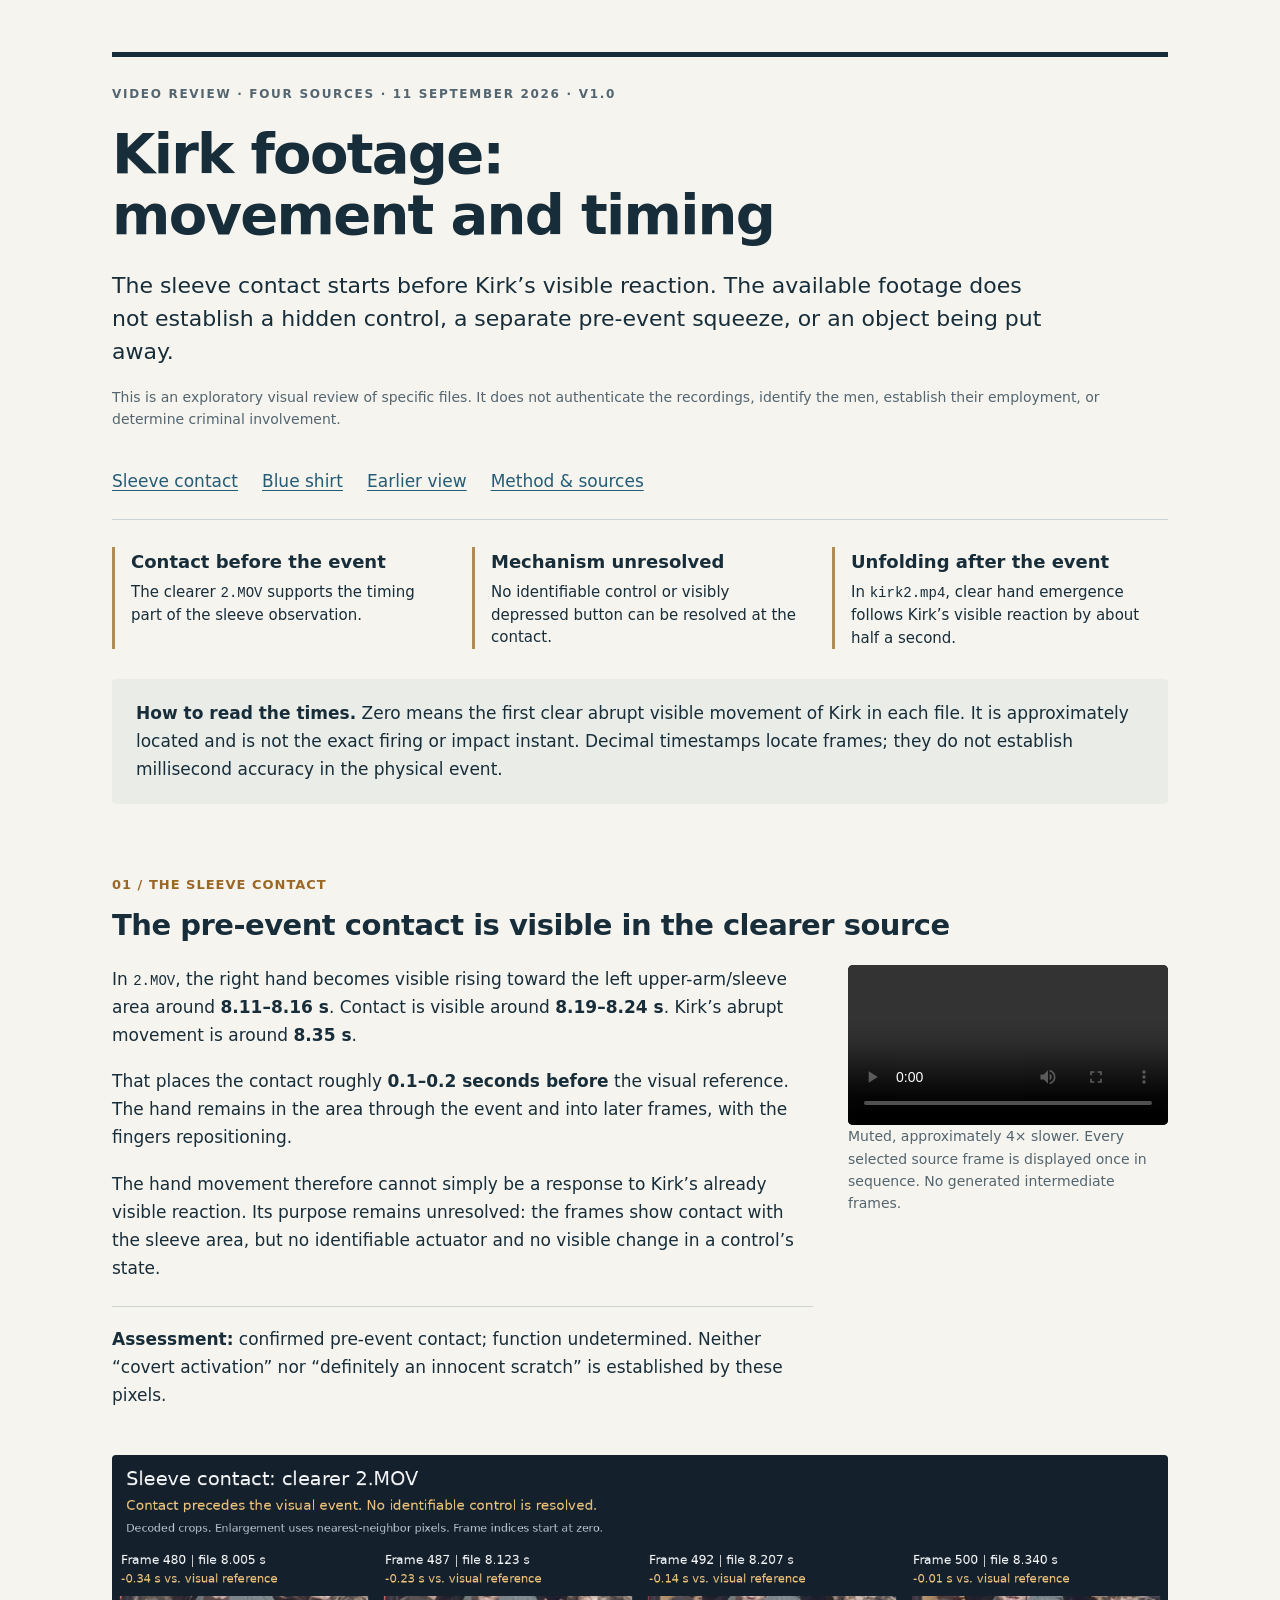
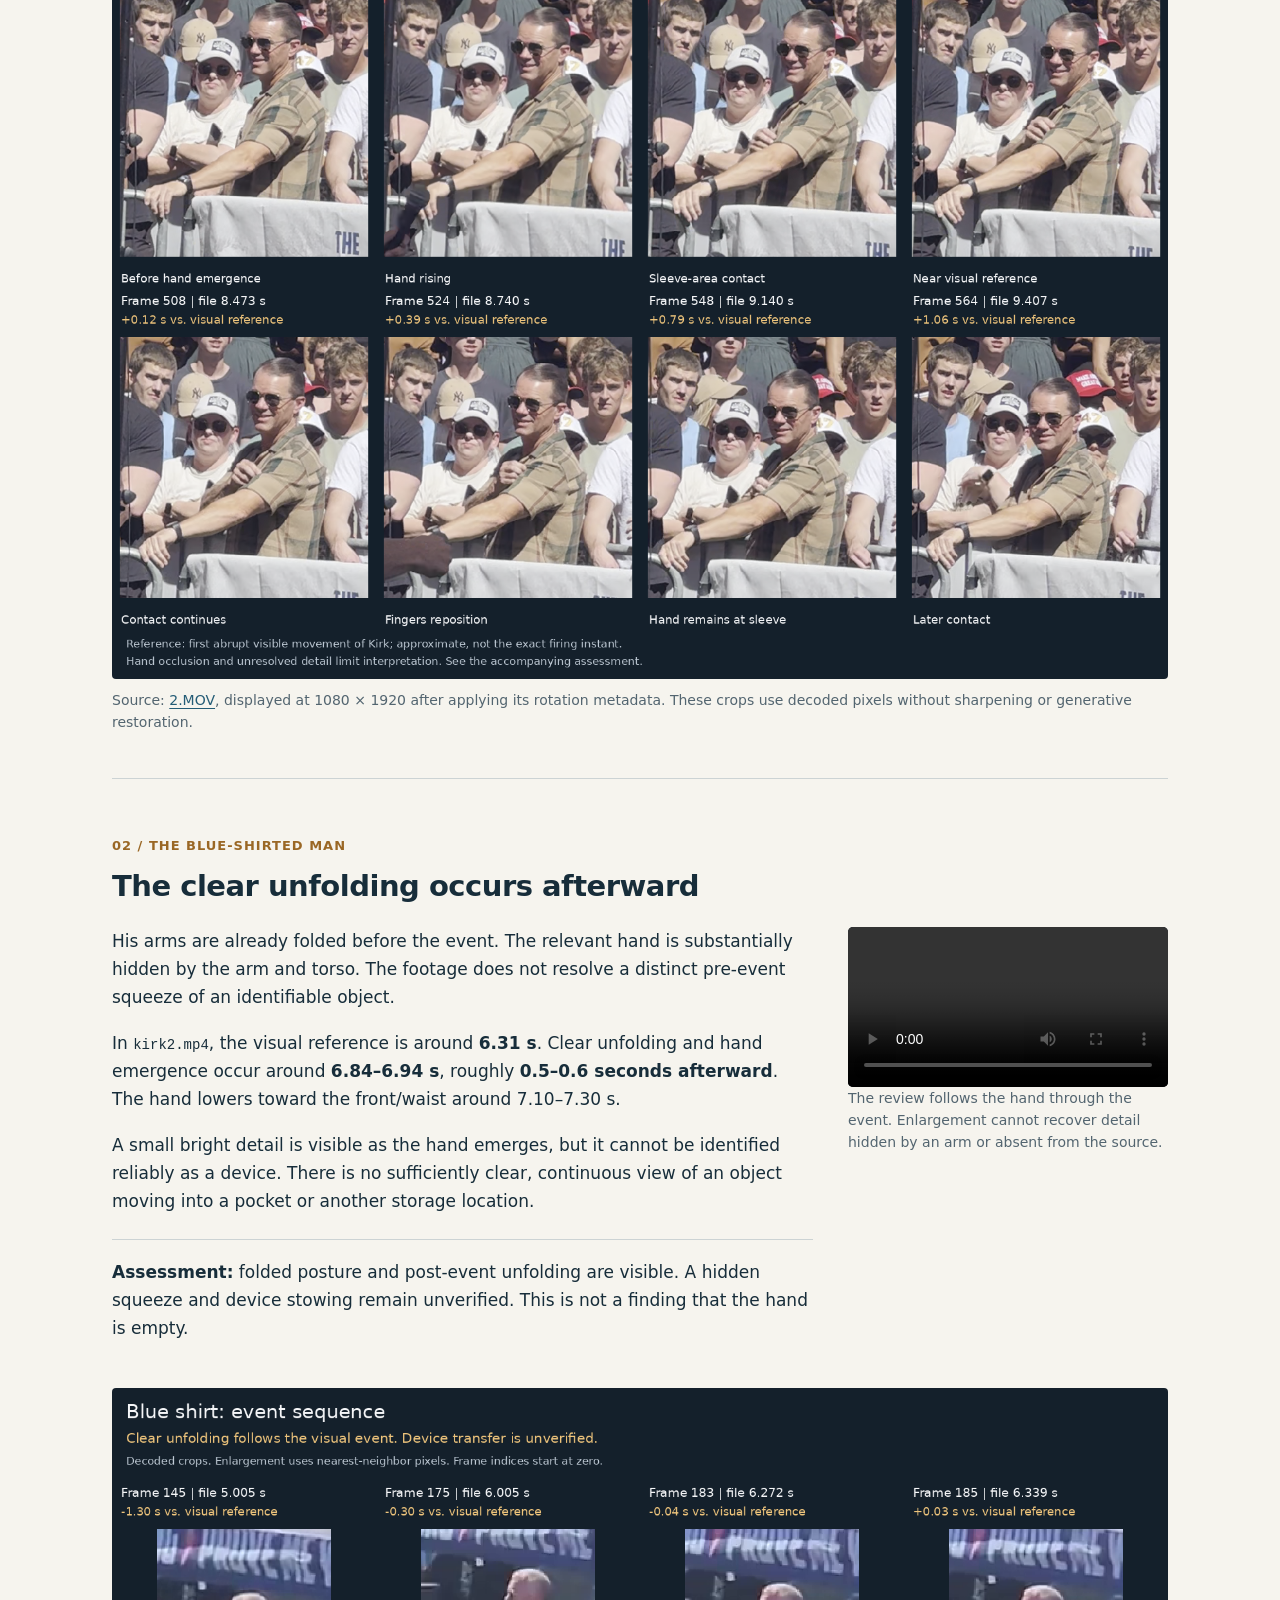
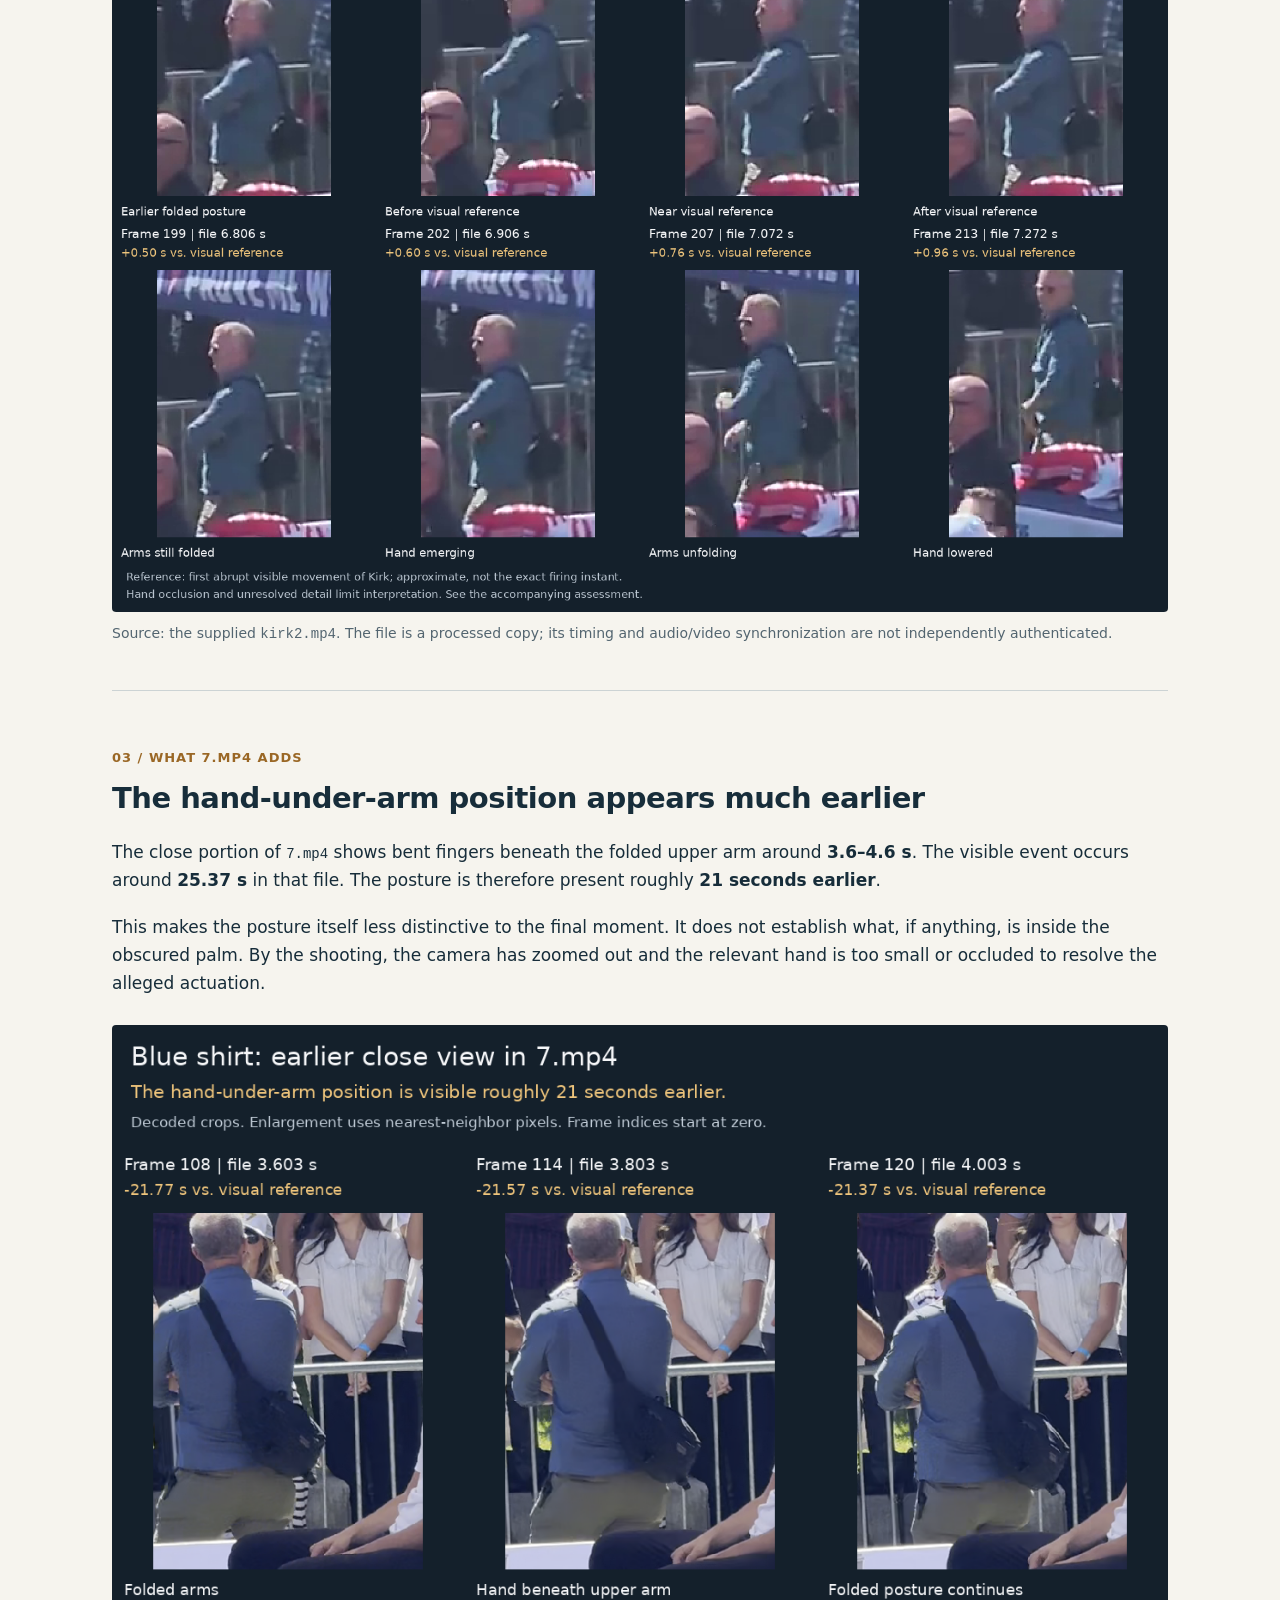
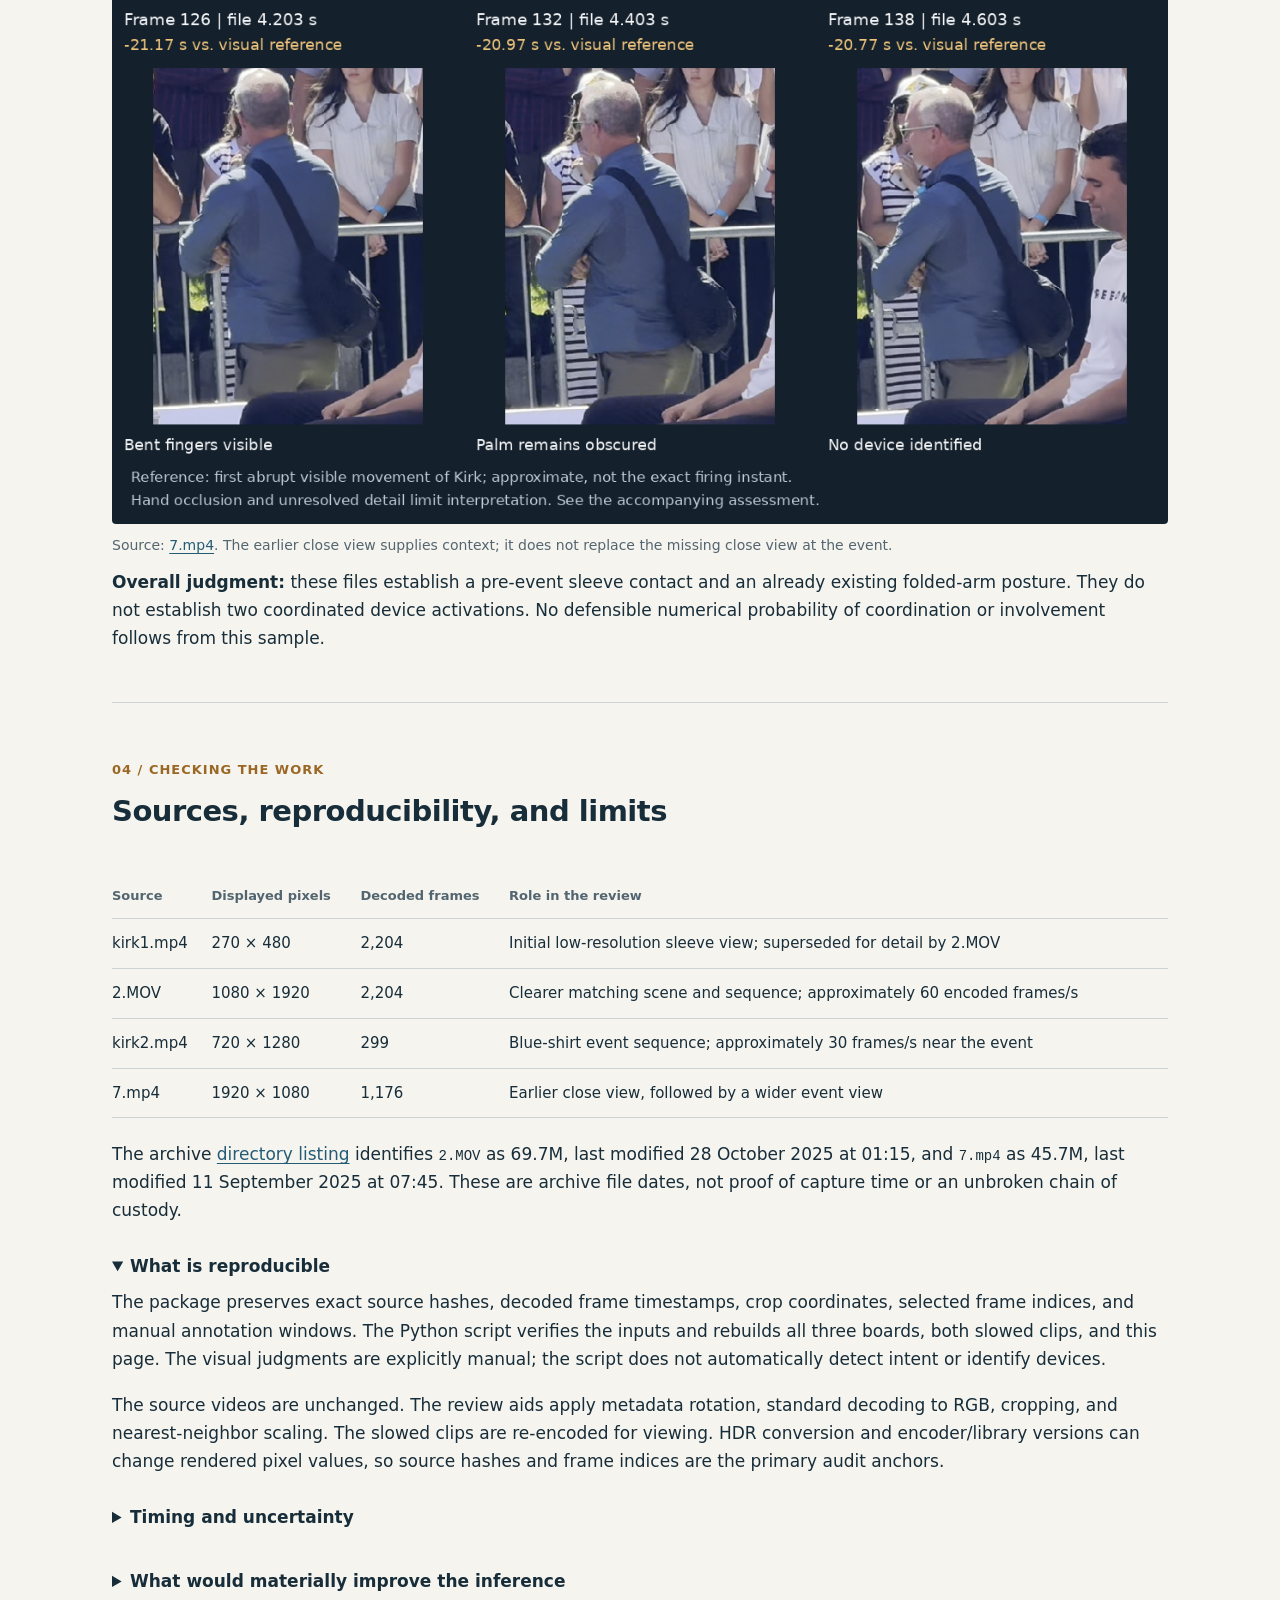
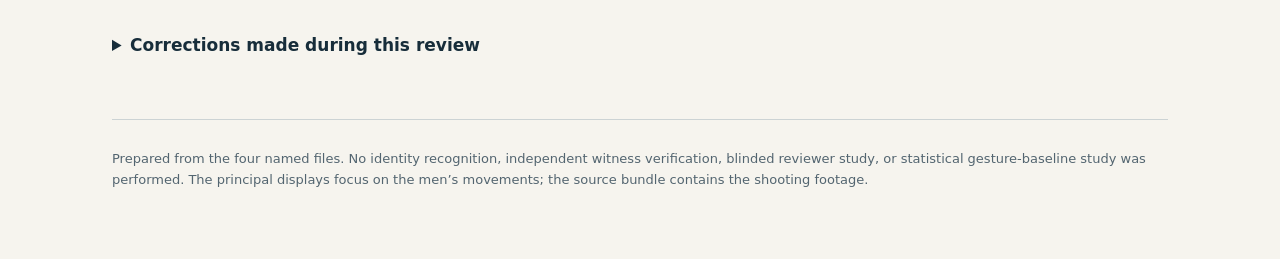
<file: research/s2/astra-package/report/index.html>
<!doctype html>
<html lang="en">
<head>
<meta charset="utf-8"><meta name="viewport" content="width=device-width,initial-scale=1">
<title>Kirk footage — movement and timing</title>
<style>
:root{color-scheme:light;--ink:#172d3a;--muted:#536570;--paper:#f6f4ee;--line:#ccd3d4;--gold:#9a6725}
*{box-sizing:border-box}body{margin:0;background:var(--paper);color:var(--ink);font:17px/1.65 system-ui,-apple-system,BlinkMacSystemFont,"Segoe UI",sans-serif}
main{max-width:1120px;margin:auto;padding:52px 32px 70px}header{border-top:5px solid var(--ink);padding-top:28px}h1{font-size:clamp(32px,5vw,56px);line-height:1.09;letter-spacing:-1.7px;max-width:900px;margin:18px 0 24px}h2{font-size:29px;line-height:1.25;letter-spacing:-.5px;margin:0 0 22px}h3{font-size:19px;margin:25px 0 9px}p{margin:0 0 18px}.kicker{font-size:12px;letter-spacing:1.7px;text-transform:uppercase;font-weight:650;color:var(--muted)}.lead{font-size:22px;line-height:1.5;max-width:930px}.note,figcaption{font-size:14px;line-height:1.6;color:var(--muted)}nav{display:flex;gap:24px;flex-wrap:wrap;padding:18px 0 24px;border-bottom:1px solid var(--line)}a{color:#245c76;text-underline-offset:3px}section{padding-top:44px;margin-top:12px;border-bottom:1px solid var(--line);padding-bottom:32px}.summary{display:grid;grid-template-columns:repeat(3,1fr);gap:24px;margin:27px 0 30px}.summary div{border-left:3px solid #b28b52;padding-left:16px}.summary strong{display:block;font-size:18px;margin-bottom:5px}.summary p{font-size:15px;line-height:1.5;margin:0}.section-no{color:var(--gold);font-size:13px;font-weight:650;letter-spacing:1px;margin-bottom:12px}.review{display:grid;grid-template-columns:minmax(0,1fr) 320px;gap:35px;align-items:start}video{width:100%;background:#14202b;border-radius:5px;display:block}figure{margin:28px 0 12px}figure img{width:100%;height:auto;display:block;border-radius:4px}figcaption{margin-top:10px}.evidence{padding:18px 0 0;border-top:1px solid var(--line);margin-top:24px}table{width:100%;border-collapse:collapse;font-size:15px;margin:22px 0}th,td{text-align:left;vertical-align:top;padding:12px 12px 12px 0;border-bottom:1px solid var(--line)}th{font-size:13px;color:var(--muted)}code{font-size:14px;overflow-wrap:anywhere}.table-wrap{overflow-x:auto}details{margin:20px 0}summary{cursor:pointer;font-weight:650;padding:8px 0}li{margin:8px 0}footer{font-size:13px;color:var(--muted);padding-top:28px}strong{font-weight:650}.timing{background:#e9ece7;padding:20px 24px;border-radius:4px;margin:26px 0}.timing p:last-child{margin:0}@media(max-width:760px){main{padding:28px 20px 44px}.summary{grid-template-columns:1fr;gap:17px}.review{grid-template-columns:1fr}.review video{max-width:360px;margin:auto}nav{gap:15px}.lead{font-size:20px}h2{font-size:26px}section{padding-top:30px}th,td{min-width:105px}}@media print{body{background:white}main{max-width:none;padding:15px}nav,video{display:none}figure{break-inside:avoid}.review{display:block}details>*{display:block}section{break-before:auto}}
</style>
</head>
<body><main>
<header>
<div class="kicker">Video review · four sources · 11 September 2026 · v1.0</div>
<h1>Kirk footage:<br>movement and timing</h1>
<p class="lead">The sleeve contact starts before Kirk’s visible reaction. The available footage does not establish a hidden control, a separate pre-event squeeze, or an object being put away.</p>
<p class="note">This is an exploratory visual review of specific files. It does not authenticate the recordings, identify the men, establish their employment, or determine criminal involvement.</p>
</header>
<nav aria-label="Report sections"><a href="#sleeve">Sleeve contact</a><a href="#blue">Blue shirt</a><a href="#context">Earlier view</a><a href="#method">Method &amp; sources</a></nav>
<div class="summary">
<div><strong>Contact before the event</strong><p>The clearer <code>2.MOV</code> supports the timing part of the sleeve observation.</p></div>
<div><strong>Mechanism unresolved</strong><p>No identifiable control or visibly depressed button can be resolved at the contact.</p></div>
<div><strong>Unfolding after the event</strong><p>In <code>kirk2.mp4</code>, clear hand emergence follows Kirk’s visible reaction by about half a second.</p></div>
</div>
<div class="timing"><p><strong>How to read the times.</strong> Zero means the first clear abrupt visible movement of Kirk in each file. It is approximately located and is not the exact firing or impact instant. Decimal timestamps locate frames; they do not establish millisecond accuracy in the physical event.</p></div>

<section id="sleeve"><div class="section-no">01 / THE SLEEVE CONTACT</div><h2>The pre-event contact is visible in the clearer source</h2>
<div class="review"><div>
<p>In <code>2.MOV</code>, the right hand becomes visible rising toward the left upper-arm/sleeve area around <strong>8.11–8.16 s</strong>. Contact is visible around <strong>8.19–8.24 s</strong>. Kirk’s abrupt movement is around <strong>8.35 s</strong>.</p>
<p>That places the contact roughly <strong>0.1–0.2 seconds before</strong> the visual reference. The hand remains in the area through the event and into later frames, with the fingers repositioning.</p>
<p>The hand movement therefore cannot simply be a response to Kirk’s already visible reaction. Its purpose remains unresolved: the frames show contact with the sleeve area, but no identifiable actuator and no visible change in a control’s state.</p>
<p class="evidence"><strong>Assessment:</strong> confirmed pre-event contact; function undetermined. Neither “covert activation” nor “definitely an innocent scratch” is established by these pixels.</p>
</div><div><video controls playsinline preload="metadata" aria-label="Sleeve contact, cropped review at one-quarter speed"><source src="assets/sleeve_slow_review.mp4" type="video/mp4"></video><p class="note">Muted, approximately 4× slower. Every selected source frame is displayed once in sequence. No generated intermediate frames.</p></div></div>
<figure><img src="assets/sleeve_annotated.png" alt="Eight annotated crops from 2.MOV showing hand emergence, sleeve contact before the visual reference, and continuing contact afterward"><figcaption>Source: <a href="https://archive.org/download/kirkshooting/2.MOV">2.MOV</a>, displayed at 1080 × 1920 after applying its rotation metadata. These crops use decoded pixels without sharpening or generative restoration.</figcaption></figure>
</section>

<section id="blue"><div class="section-no">02 / THE BLUE-SHIRTED MAN</div><h2>The clear unfolding occurs afterward</h2>
<div class="review"><div>
<p>His arms are already folded before the event. The relevant hand is substantially hidden by the arm and torso. The footage does not resolve a distinct pre-event squeeze of an identifiable object.</p>
<p>In <code>kirk2.mp4</code>, the visual reference is around <strong>6.31 s</strong>. Clear unfolding and hand emergence occur around <strong>6.84–6.94 s</strong>, roughly <strong>0.5–0.6 seconds afterward</strong>. The hand lowers toward the front/waist around 7.10–7.30 s.</p>
<p>A small bright detail is visible as the hand emerges, but it cannot be identified reliably as a device. There is no sufficiently clear, continuous view of an object moving into a pocket or another storage location.</p>
<p class="evidence"><strong>Assessment:</strong> folded posture and post-event unfolding are visible. A hidden squeeze and device stowing remain unverified. This is not a finding that the hand is empty.</p>
</div><div><video controls playsinline preload="metadata" aria-label="Blue-shirted man, cropped review at one-quarter speed"><source src="assets/blue_slow_review.mp4" type="video/mp4"></video><p class="note">The review follows the hand through the event. Enlargement cannot recover detail hidden by an arm or absent from the source.</p></div></div>
<figure><img src="assets/blue_annotated.png" alt="Eight annotated crops from kirk2.mp4 showing folded arms before the reference, then hand emergence and lowering afterward"><figcaption>Source: the supplied <code>kirk2.mp4</code>. The file is a processed copy; its timing and audio/video synchronization are not independently authenticated.</figcaption></figure>
</section>

<section id="context"><div class="section-no">03 / WHAT 7.MP4 ADDS</div><h2>The hand-under-arm position appears much earlier</h2>
<p>The close portion of <code>7.mp4</code> shows bent fingers beneath the folded upper arm around <strong>3.6–4.6 s</strong>. The visible event occurs around <strong>25.37 s</strong> in that file. The posture is therefore present roughly <strong>21 seconds earlier</strong>.</p>
<p>This makes the posture itself less distinctive to the final moment. It does not establish what, if anything, is inside the obscured palm. By the shooting, the camera has zoomed out and the relevant hand is too small or occluded to resolve the alleged actuation.</p>
<figure><img src="assets/blue_context_annotated.png" alt="Six close crops from the early portion of 7.mp4 showing fingers beneath the folded arm about 21 seconds before the event"><figcaption>Source: <a href="https://archive.org/download/kirkshooting/7.mp4">7.mp4</a>. The earlier close view supplies context; it does not replace the missing close view at the event.</figcaption></figure>
<p><strong>Overall judgment:</strong> these files establish a pre-event sleeve contact and an already existing folded-arm posture. They do not establish two coordinated device activations. No defensible numerical probability of coordination or involvement follows from this sample.</p>
</section>

<section id="method"><div class="section-no">04 / CHECKING THE WORK</div><h2>Sources, reproducibility, and limits</h2>
<div class="table-wrap"><table><thead><tr><th>Source</th><th>Displayed pixels</th><th>Decoded frames</th><th>Role in the review</th></tr></thead><tbody>
<tr><td>kirk1.mp4</td><td>270 × 480</td><td>2,204</td><td>Initial low-resolution sleeve view; superseded for detail by 2.MOV</td></tr>
<tr><td>2.MOV</td><td>1080 × 1920</td><td>2,204</td><td>Clearer matching scene and sequence; approximately 60 encoded frames/s</td></tr>
<tr><td>kirk2.mp4</td><td>720 × 1280</td><td>299</td><td>Blue-shirt event sequence; approximately 30 frames/s near the event</td></tr>
<tr><td>7.mp4</td><td>1920 × 1080</td><td>1,176</td><td>Earlier close view, followed by a wider event view</td></tr>
</tbody></table></div>
<p>The archive <a href="https://archive.org/download/kirkshooting">directory listing</a> identifies <code>2.MOV</code> as 69.7M, last modified 28 October 2025 at 01:15, and <code>7.mp4</code> as 45.7M, last modified 11 September 2025 at 07:45. These are archive file dates, not proof of capture time or an unbroken chain of custody.</p>
<details open><summary>What is reproducible</summary><p>The package preserves exact source hashes, decoded frame timestamps, crop coordinates, selected frame indices, and manual annotation windows. The Python script verifies the inputs and rebuilds all three boards, both slowed clips, and this page. The visual judgments are explicitly manual; the script does not automatically detect intent or identify devices.</p><p>The source videos are unchanged. The review aids apply metadata rotation, standard decoding to RGB, cropping, and nearest-neighbor scaling. The slowed clips are re-encoded for viewing. HDR conversion and encoder/library versions can change rendered pixel values, so source hashes and frame indices are the primary audit anchors.</p></details>
<details><summary>Timing and uncertainty</summary><p>Per-frame presentation timestamps are used instead of assuming every encoded frame interval is identical. For example, <code>kirk2.mp4</code> has an approximately 204 ms initial interval, outside the event window. File timing is not authenticated camera timing. These observations do not establish the precise instant of firing, audio synchronization, rolling-shutter timing, or the physical duration between movements.</p><p>The approach is an exploratory review, not a forensic timing certification. See <a href="https://www.swgde.org/documents/published-complete-listing/19-v-005-swgde-best-practice-for-frame-timing-analysis-of-video-stored-in-iso-base-media-file-formats/">SWGDE’s frame timing guidance</a> for the distinction between file frame intervals and defensible forensic timing.</p></details>
<details><summary>What would materially improve the inference</summary><p>An unobstructed view of the blue-shirted man’s hand at the event, a visible device with an identifiable function, several minutes of earlier behavior, or independent equipment/communications evidence would help distinguish explanations. More magnification of already occluded or unresolved pixels would not supply that evidence.</p></details>
<details><summary>Corrections made during this review</summary><p>The earlier, coarse estimate of the sleeve reach from the low-resolution upload was narrowed using <code>2.MOV</code>. This report uses the clearer source’s hand-emergence and contact windows. The preliminary “19 seconds earlier” estimate for the close view in <code>7.mp4</code> was corrected to approximately 21 seconds after aligning the visible event. An audio transient was not used as the final event reference.</p></details>
</section>
<footer>Prepared from the four named files. No identity recognition, independent witness verification, blinded reviewer study, or statistical gesture-baseline study was performed. The principal displays focus on the men’s movements; the source bundle contains the shooting footage.</footer>
</main></body></html>
</file>
<file: docs/style.css>
:root {
  /* Erebus cool palette (blue porcelain paper, instrument-panel dark) */
  --paper: #e9eff7;
  --paper-2: #dde6f1;
  --paper-3: #d2dcea;
  --rule: #c2cfe0;
  --ink: #121a24;
  --ink-2: #0d141d;
  --ink-soft: #3b4759;
  --faint: #64748b;
  --copper: #3a6ea8;
  --copper-soft: #85acd8;
  --rust: #5c64a0;
  --moss: #3e7d8a;
  --slate: #5d6672;
  --gold: #43757d;
  --dossier: #0d141d;
  --dossier-soft: #141d2a;
  --dossier-line: #253247;
  --dossier-text: #dbe5f1;
  --dossier-faint: #8093ab;
  --display: "Space Grotesk", "Avenir Next", "Helvetica Neue", sans-serif;
  --sans: "Inter", system-ui, -apple-system, "Segoe UI", sans-serif;
  --mono: "IBM Plex Mono", ui-monospace, "SF Mono", Menlo, monospace;
}
* { box-sizing: border-box; }
html { scroll-behavior: smooth; }
body {
  margin: 0; color: var(--ink);
  background-color: var(--paper);
  background-image:
    linear-gradient(to right, rgb(194 207 224 / 0.28) 1px, transparent 1px),
    linear-gradient(to bottom, rgb(194 207 224 / 0.28) 1px, transparent 1px);
  background-size: 28px 28px;
  font-family: var(--sans); font-size: 17px; line-height: 1.6;
  -webkit-font-smoothing: antialiased;
}
a { color: var(--copper); text-decoration: none; border-bottom: 1px solid rgba(58, 110, 168, .35); }
a:hover { border-bottom-color: var(--copper); }
img { max-width: 100%; height: auto; display: block; }
.wrap { max-width: 1120px; margin: 0 auto; padding: 0 28px; }
.prose { max-width: 720px; }
.prose p { margin: 0 0 1.1em; }
.prose p.lede { font-size: 1.18em; line-height: 1.5; color: var(--ink-2); }
.prose ul, .prose ol { padding-left: 1.3em; margin: 0 0 1.1em; }
.prose li { margin: .3em 0; }
h1, h2, h3 { font-family: var(--display); font-weight: 500; letter-spacing: -.015em; line-height: 1.1; margin: 0; }
h1 { font-size: clamp(2.4rem, 5.6vw, 4.2rem); max-width: 18ch; text-wrap: balance; }
h2 { font-size: clamp(1.6rem, 3vw, 2.2rem); margin: .3em 0 .6em; max-width: 26ch; text-wrap: balance; }
h3 { font-size: 1.2rem; margin: 1.6em 0 .5em; }
.mono, .eyebrow, .cap, figcaption, .num, .tag, table, .btn, .kicker { font-family: var(--mono); }
.eyebrow { font-size: .72rem; letter-spacing: .16em; text-transform: uppercase; color: var(--copper); }
.kicker { font-size: .78rem; color: var(--faint); letter-spacing: .04em; }
figcaption, .cap { font-size: .8rem; line-height: 1.5; color: var(--ink-soft); }
figcaption b, .cap b { color: var(--ink); font-weight: 600; }
.skip-link { position: absolute; left: 20px; top: -80px; z-index: 20; padding: 10px 16px; background: var(--paper); }
.skip-link:focus { top: 10px; }

/* header */
.sitebar { border-bottom: 1px solid var(--rule); font-family: var(--mono); font-size: .72rem; letter-spacing: .12em; text-transform: uppercase; color: var(--faint); }
.sitebar .wrap { display: flex; justify-content: space-between; gap: 20px; padding-top: 14px; padding-bottom: 14px; flex-wrap: wrap; }
.sitebar a { border: 0; color: var(--ink-soft); }
.sitebar a:hover { color: var(--copper); }
.sitebar .brand { font-family: var(--display); text-transform: none; letter-spacing: -.01em; font-size: 1.05rem; color: var(--ink); }
.masthead { padding: 56px 0 36px; border-bottom: 1px solid var(--rule); }
.masthead .deck { font-family: var(--display); font-size: 1.3rem; line-height: 1.4; max-width: 52ch; margin: 24px 0 0; color: var(--ink-soft); text-wrap: pretty; }
.masthead .meta { margin-top: 28px; display: flex; flex-wrap: wrap; gap: 8px 28px; font-family: var(--mono); font-size: .78rem; color: var(--faint); }
.masthead .meta b { color: var(--ink-soft); font-weight: 500; }
.reading-links { display: flex; flex-wrap: wrap; gap: 10px 25px; font-family: var(--mono); font-size: .76rem; margin-top: 25px; }
.hero-figure { margin: 36px 0 0; }
.hero-figure .frame { padding: 0; overflow: hidden; background: var(--dossier); }
.hero-figure img { width: 100%; aspect-ratio: 16 / 9; object-fit: cover; }
nav.toc { position: sticky; top: 0; z-index: 5; background: rgba(233, 239, 247, .92); backdrop-filter: blur(8px); border-bottom: 1px solid var(--rule); }
nav.toc ol { list-style: none; margin: 0; padding: 0; display: flex; gap: 22px; overflow-x: auto; font-family: var(--mono); font-size: .72rem; letter-spacing: .06em; text-transform: uppercase; }
nav.toc li { padding: 12px 0; white-space: nowrap; }
nav.toc a { color: var(--faint); border: 0; }
nav.toc a:hover { color: var(--copper); }

/* sections */
section.part { padding: 60px 0 28px; border-bottom: 1px solid var(--rule); }
.part-head { display: grid; grid-template-columns: 90px 1fr; gap: 20px; align-items: baseline; margin-bottom: 18px; }
.part-head .n { font-family: var(--mono); font-size: .78rem; color: var(--copper); letter-spacing: .14em; }
.two { display: grid; grid-template-columns: minmax(0, 720px) minmax(0, 1fr); gap: 48px; align-items: start; }
@media (max-width: 900px) { .two { grid-template-columns: 1fr; } .part-head { grid-template-columns: 1fr; gap: 6px; } }

/* callouts */
.verdict, .theory-box { background: var(--paper-2); border: 1px solid var(--rule); border-radius: 6px; padding: 24px 28px; margin: 26px 0; }
.verdict .eyebrow { margin-bottom: 8px; }
.verdict p { margin: .4em 0; font-size: 1.04rem; }
.verdict ol, .verdict ul { margin: .6em 0 0 1.2em; padding: 0; }
.verdict li { margin: .35em 0; }
.dossier { background: var(--dossier); color: var(--dossier-text); border: 1px solid var(--dossier-line); border-radius: 6px; padding: 24px 28px; margin: 26px 0; }
.dossier .eyebrow { color: var(--copper-soft); }
.dossier a { color: var(--copper-soft); border-bottom-color: rgba(133, 172, 216, .4); }
.dossier p { margin: .4em 0; }
.dossier b { color: #fff; font-weight: 600; }
.stats { display: grid; grid-template-columns: repeat(3, 1fr); gap: 14px; margin: 24px 0; }
@media (max-width: 700px) { .stats { grid-template-columns: 1fr; } }
.stat { background: var(--paper-2); border: 1px solid var(--rule); border-radius: 6px; padding: 16px 18px; }
.stat .num { font-size: 1.7rem; color: var(--ink-2); line-height: 1.1; }
.stat .num small { font-size: .95rem; color: var(--faint); }
.stat .lbl { font-family: var(--mono); font-size: .72rem; color: var(--faint); margin-top: 8px; line-height: 1.45; letter-spacing: .02em; }
.note { border-left: 3px solid var(--copper-soft); padding: 4px 0 4px 18px; color: var(--ink-soft); margin: 22px 0; }
.note.warn { border-left-color: var(--rust); }
.note p { margin: 0 0 .6em; }

/* figures */
figure { margin: 30px 0 38px; }
figure > figcaption { margin-top: 12px; max-width: 820px; }
.frame { background: #fff; border: 1px solid var(--rule); border-radius: 4px; padding: 10px; overflow-x: auto; }
.frame.dark { background: var(--dossier); border-color: var(--dossier-line); }
.frame.plain { background: transparent; border: 0; padding: 0; }
.strip .frame { padding: 6px; }
.strip img { width: 100%; }
/* film strips: one row of frames at readable size, scrolled sideways */
.film .frame { padding: 6px; overflow-x: auto; overscroll-behavior-x: contain; }
.film .frame img { width: auto; max-width: none; height: 300px; display: block; }
.film .frame.tall img { height: 420px; }
.film .frame.short img { height: 220px; }
.film figcaption::before { content: "scroll sideways \2192  "; color: var(--copper); font-family: var(--mono); font-size: .7rem; letter-spacing: .08em; text-transform: uppercase; }
.anim .frame { padding: 6px; }
.anim video { width: 100%; max-width: 720px; display: block; margin: 0 auto; }
.gal { display: grid; grid-template-columns: repeat(auto-fit, minmax(240px, 1fr)); gap: 14px; margin: 26px 0 16px; }
.gal figure { margin: 0; background: #fff; border: 1px solid var(--rule); border-radius: 6px; padding: 8px; min-width: 0; }
.gal .ph { display: flex; align-items: center; justify-content: center; overflow: hidden; background: var(--dossier); border-radius: 3px; }
.gal .ph img { width: 100%; object-fit: contain; }
.gal figcaption { margin-top: 0; padding: 10px 3px 3px; font-size: .74rem; }
.gal figcaption b { display: block; margin-bottom: 4px; }
.gal .when { color: var(--copper); }

/* tables */
table { border-collapse: collapse; width: 100%; font-size: .78rem; margin: 18px 0 26px; background: #fff; border: 1px solid var(--rule); }
th, td { text-align: left; padding: 8px 10px; border-bottom: 1px solid var(--rule); vertical-align: top; }
th { background: var(--paper-2); font-weight: 500; color: var(--ink-soft); letter-spacing: .04em; text-transform: uppercase; font-size: .68rem; }
td.num, th.num { text-align: right; font-variant-numeric: tabular-nums; }
.table-wrap { overflow-x: auto; }
.tag { display: inline-block; font-size: .64rem; letter-spacing: .06em; text-transform: uppercase; padding: 2px 7px; border-radius: 3px; border: 1px solid var(--rule); color: var(--faint); }
.tag.supported { border-color: var(--moss); color: var(--moss); }
.tag.unsupported { border-color: var(--rust); color: var(--rust); }
.tag.open { border-color: var(--copper); color: var(--copper); }

/* collection */
.collection-deck { max-width: 54ch !important; }
.collection-grid { display: grid; grid-template-columns: repeat(2, minmax(0, 1fr)); gap: 18px; margin: 28px 0 20px; }
@media (max-width: 760px) { .collection-grid { grid-template-columns: 1fr; } }
.investigation { background: var(--paper-2); border: 1px solid var(--rule); border-radius: 6px; padding: 25px 26px; display: flex; flex-direction: column; min-width: 0; }
.investigation.planned { background: transparent; border-style: dashed; color: var(--ink-soft); }
.investigation .eyebrow { font-size: .66rem; letter-spacing: .1em; margin-bottom: 14px; }
.investigation h3 { margin: 0 0 12px; font-size: 1.45rem; }
.investigation h3 a { color: var(--ink); border: 0; }
.investigation h3 a:hover { color: var(--copper); }
.investigation .question { font-family: var(--display); font-size: 1.08rem; line-height: 1.35; margin: 0 0 15px; }
.investigation dl { margin: 0; }
.investigation dt { font-family: var(--mono); text-transform: uppercase; letter-spacing: .06em; font-size: .64rem; color: var(--copper); margin: 16px 0 5px; }
.investigation dd { margin: 0; font-size: .93rem; line-height: 1.45; color: var(--ink-soft); }
.investigation .versions { padding-top: 18px; margin-top: auto; display: flex; flex-wrap: wrap; gap: 7px 17px; font-family: var(--mono); font-size: .72rem; }

/* steps & ledger */
.steps { counter-reset: step; list-style: none; padding: 0; margin: 20px 0; }
.steps li { position: relative; padding-left: 56px; margin: 0 0 18px; }
.steps li::before { counter-increment: step; content: counter(step, decimal-leading-zero); position: absolute; left: 0; top: .15em; font-family: var(--mono); font-size: .78rem; color: var(--copper); letter-spacing: .1em; }
.steps li b { font-weight: 600; }
.ledger { display: grid; grid-template-columns: 1fr; gap: 12px; margin: 22px 0; }
.ledger .row { display: grid; grid-template-columns: 150px 1fr; gap: 16px; background: #fff; border: 1px solid var(--rule); border-radius: 6px; padding: 14px 16px; font-size: .95rem; }
.ledger .row .k { font-family: var(--mono); font-size: .7rem; letter-spacing: .08em; text-transform: uppercase; color: var(--copper); padding-top: .25em; }
@media (max-width: 600px) { .ledger .row { grid-template-columns: 1fr; gap: 6px; } }
pre { font-family: var(--mono); font-size: .76rem; line-height: 1.55; background: var(--dossier); color: var(--dossier-text); border-radius: 6px; padding: 16px 18px; overflow-x: auto; }
code { font-family: var(--mono); font-size: .86em; background: var(--paper-2); padding: 1px 5px; border-radius: 3px; }
pre code { background: transparent; padding: 0; }
footer { padding: 40px 0 60px; font-family: var(--mono); font-size: .74rem; color: var(--faint); }
footer a { color: var(--ink-soft); }

/* source clips with a frame scrubber (study 01, Sources) */
.players { display: grid; grid-template-columns: repeat(auto-fit, minmax(300px, 1fr)); gap: 18px; margin: 22px 0 8px; }
.player { margin: 0; background: #fff; border: 1px solid var(--rule); border-radius: 6px; padding: 8px; min-width: 0; outline: none; }
.player:focus-within { border-color: var(--copper-soft); }
.player .frame { padding: 6px; }
.player video { width: 100%; max-height: 520px; display: block; margin: 0 auto; background: var(--dossier); cursor: pointer; }
.player .scrub { position: relative; margin: 10px 4px 2px; height: 22px; }
.player .scrub input { width: 100%; margin: 0; position: absolute; left: 0; top: 4px; accent-color: var(--copper); }
.player .scrub .mark { position: absolute; top: 0; width: 3px; height: 22px; margin-left: -1px; background: var(--rust); pointer-events: none; }
.player .ctl { display: flex; flex-wrap: wrap; align-items: center; gap: 6px; padding: 4px 4px 2px; font-family: var(--mono); font-size: .74rem; }
.player .ctl button, .player .ctl select { font: inherit; padding: 3px 9px; border: 1px solid var(--rule); border-radius: 4px; background: var(--paper); color: var(--ink); cursor: pointer; }
.player .ctl button:hover { border-color: var(--copper); color: var(--copper); }
.player .ro { margin-left: auto; color: var(--ink-soft); white-space: nowrap; }
.player .ro b { color: var(--ink); font-weight: 600; }
.player.at0 .ro b { color: var(--rust); }
.player figcaption { margin-top: 0; padding: 10px 3px 3px; font-size: .74rem; }
.player figcaption b { display: block; margin-bottom: 4px; }
</file>
